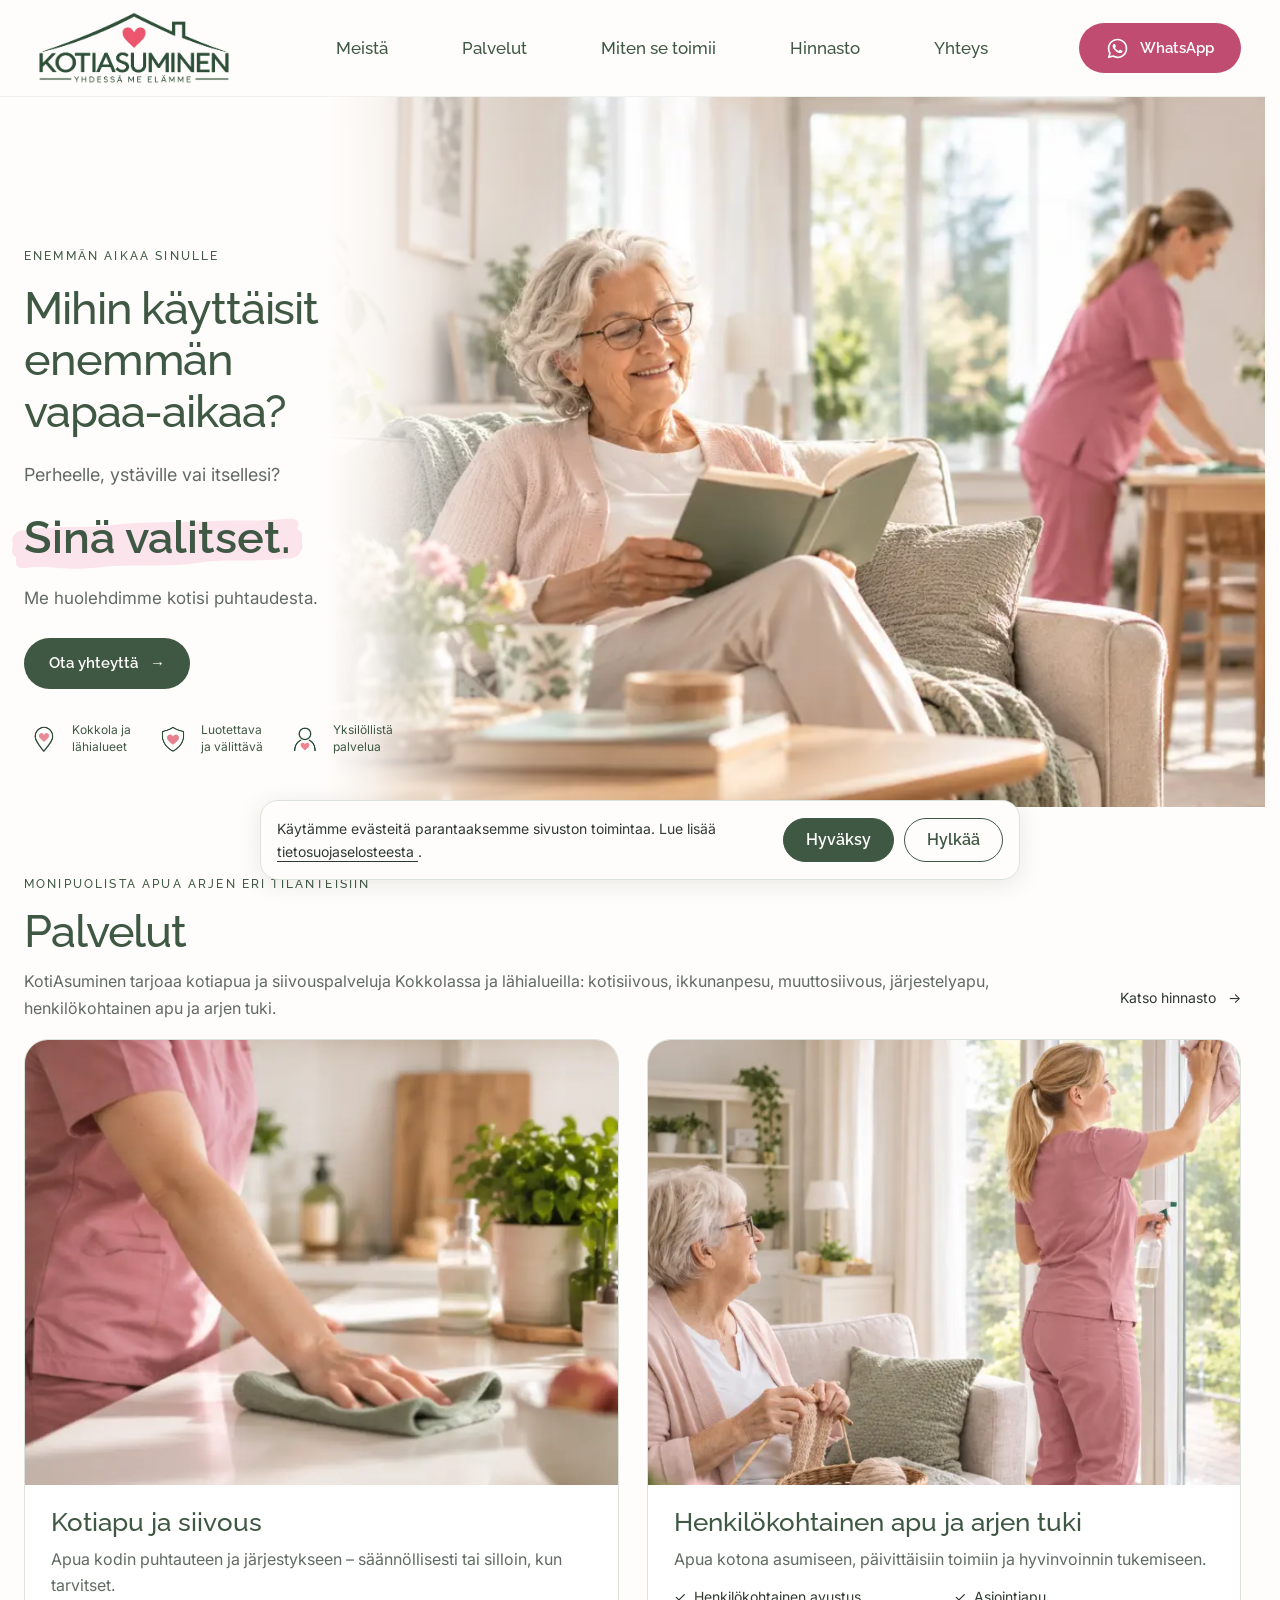
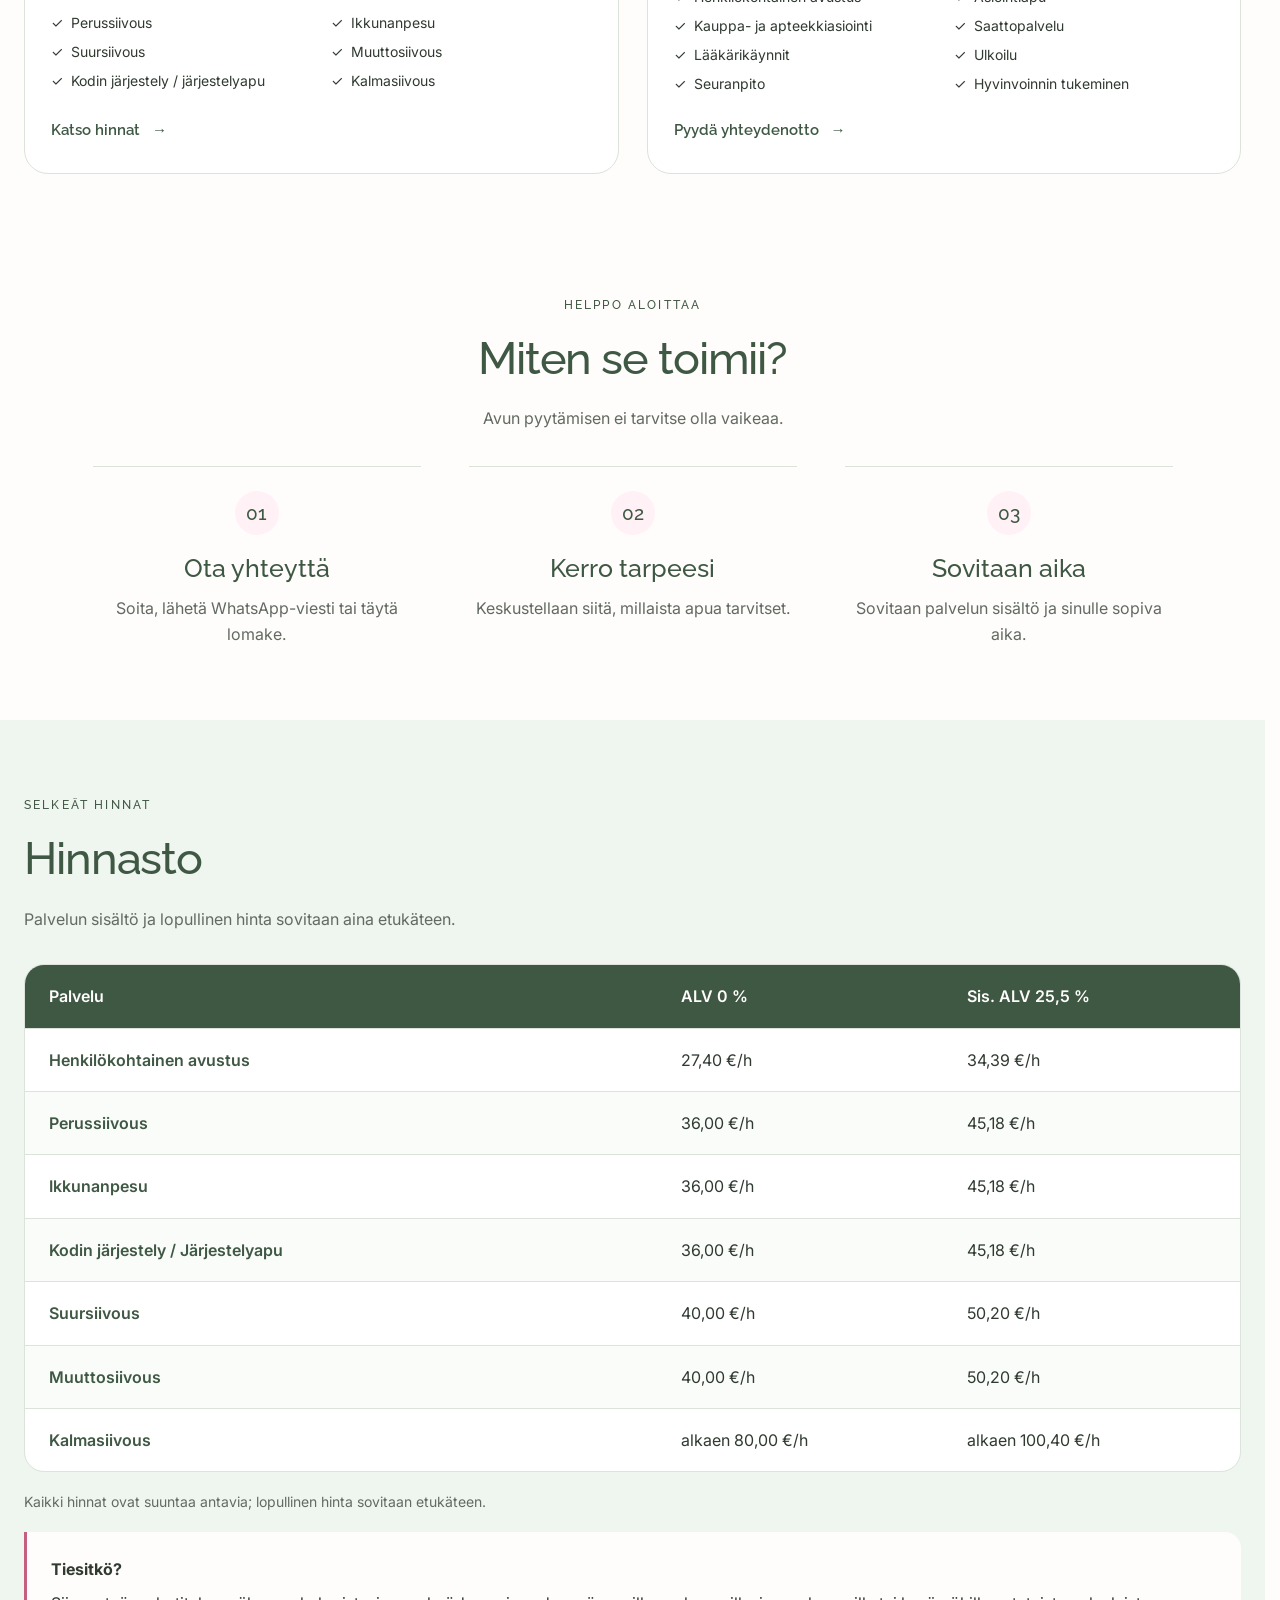
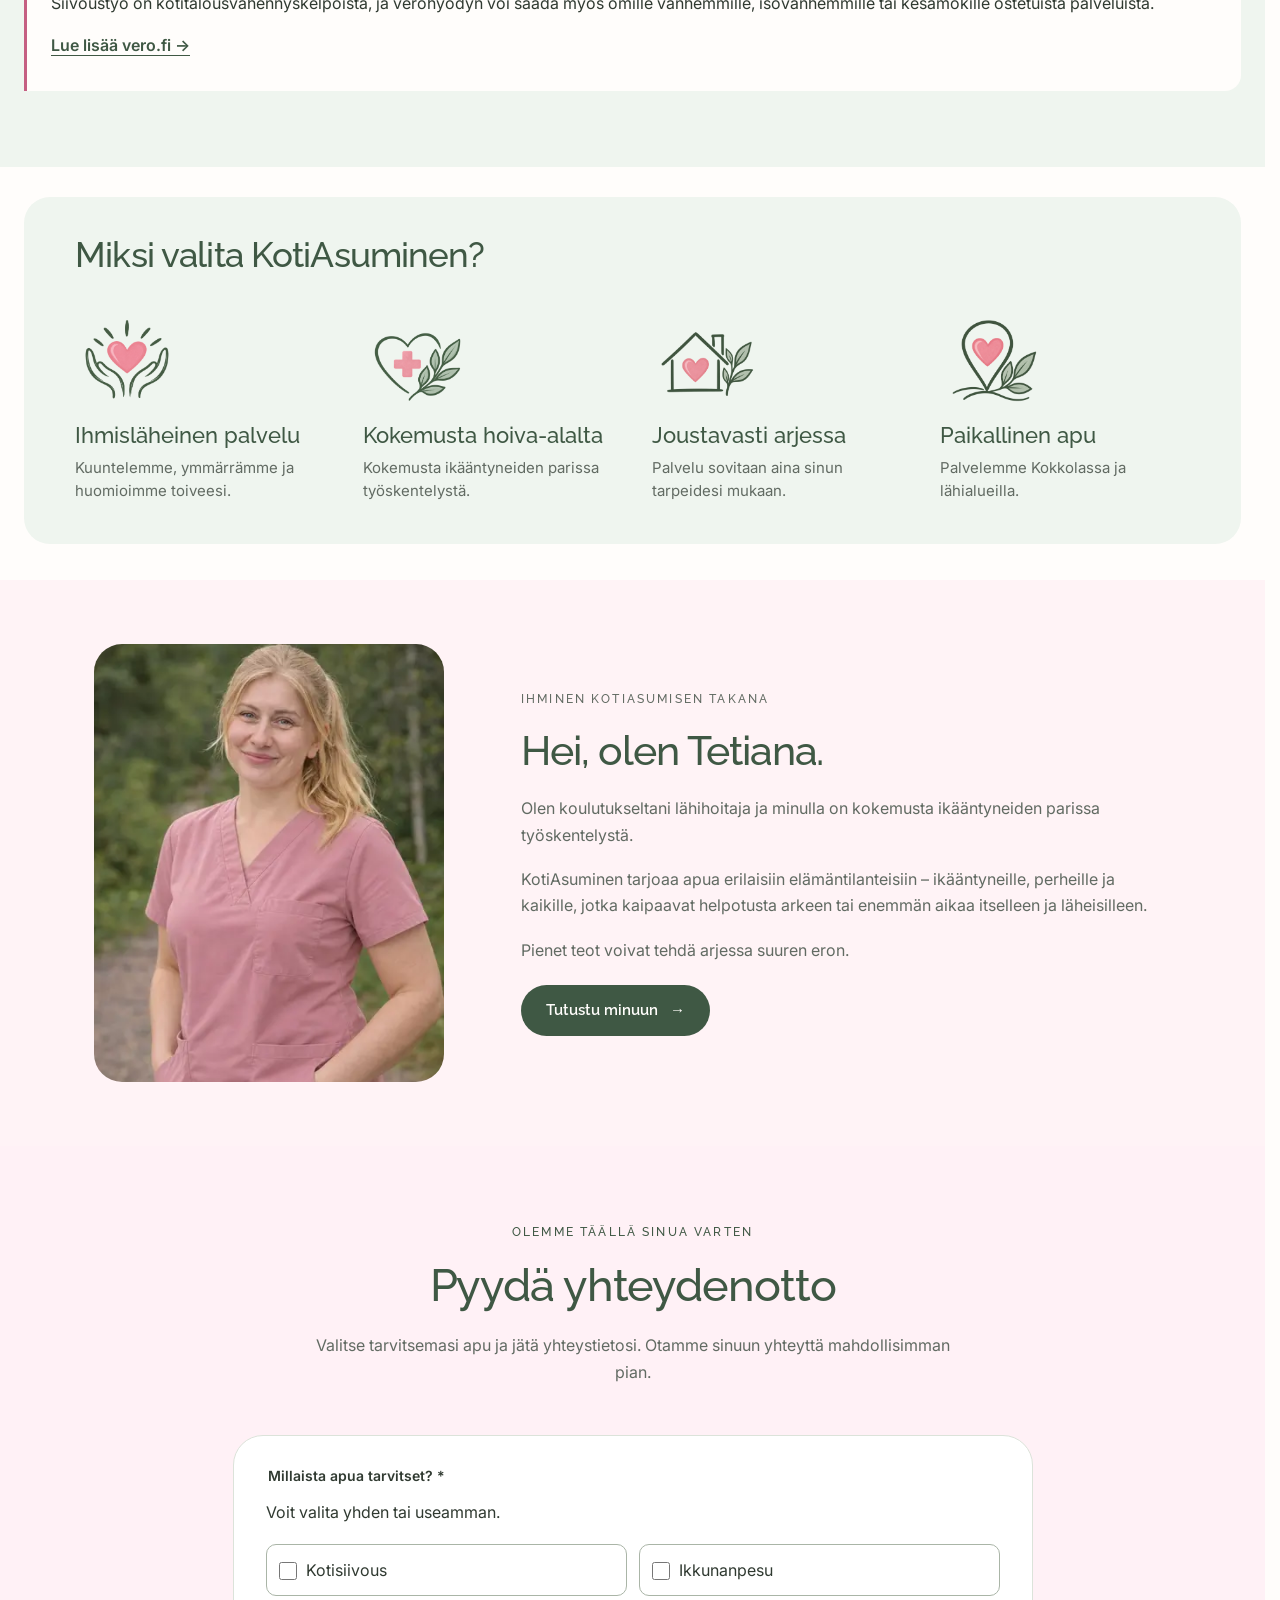
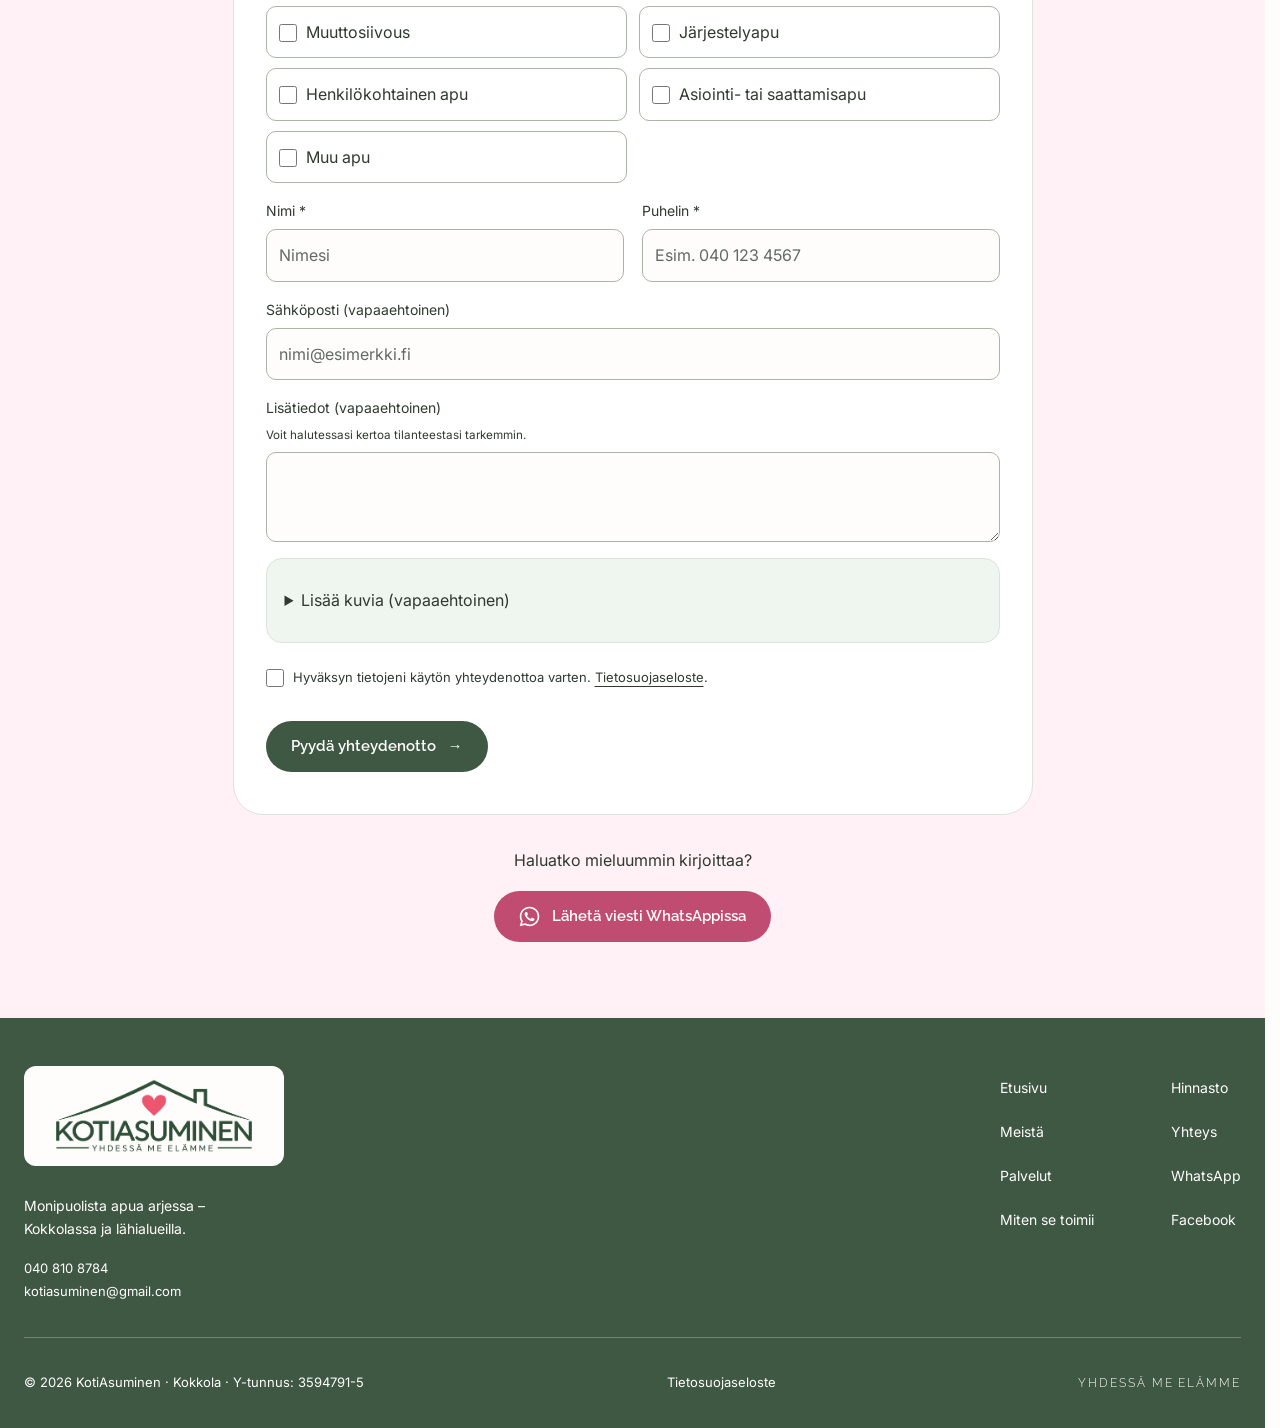
<file: index.html>
<!doctype html>
<html lang="fi">
  <head>
    <meta charset="UTF-8" />
    <meta name="viewport" content="width=device-width, initial-scale=1" />

    <title>Kotiapu ja siivous Kokkola | KotiAsuminen</title>

    <meta
      name="description"
      content="KotiAsuminen tarjoaa kotiapua ja siivouspalveluja Kokkolassa ja lähialueilla. Kotisiivous, ikkunanpesu, muuttosiivous, henkilökohtainen apu ja asiointiapu."
    />

    <link rel="canonical" href="https://kotiasuminen.fi/" />

    <meta property="og:type" content="website" />
    <meta
      property="og:title"
      content="Kotiapu ja siivous Kokkola | KotiAsuminen"
    />
    <meta
      property="og:description"
      content="Kotiapua ja siivouspalveluja Kokkolassa ja lähialueilla: kotisiivous, ikkunanpesu, muuttosiivous, henkilökohtainen apu ja asiointiapu."
    />
    <meta property="og:url" content="https://kotiasuminen.fi/" />
    <meta property="og:image" content="https://kotiasuminen.fi/img/hero2-1536.jpg" />
    <meta property="og:locale" content="fi_FI" />

    <link rel="icon" href="/favicon.ico" sizes="any" />
<link rel="icon" type="image/png" sizes="48x48" href="/favicon-48x48.png" />
<link rel="icon" type="image/png" sizes="96x96" href="/favicon-96x96.png" />
<link rel="apple-touch-icon" sizes="180x180" href="/apple-touch-icon.png" />
    <link rel="preconnect" href="https://fonts.googleapis.com" />
    <link rel="preconnect" href="https://fonts.gstatic.com" crossorigin />
    <link href="https://fonts.googleapis.com/css2?family=Inter:wght@400;500;600&amp;family=Raleway:wght@300;500;600&amp;display=swap" rel="stylesheet" />
    <link rel="stylesheet" href="./css/style.css" />

    <!-- Googlelle tietoa yrityksestä ja palveluista. -->
    <script type="application/ld+json">
{
  "@context": "https://schema.org",
  "@graph": [
    {
      "@type": "Organization",
      "@id": "https://kotiasuminen.fi/#organization",
      "name": "KotiAsuminen",
      "url": "https://kotiasuminen.fi/",
      "logo": "https://kotiasuminen.fi/img/logo1.png",
      "image": "https://kotiasuminen.fi/img/hero2-1536.jpg",
      "telephone": "+358408108784",
      "email": "kotiasuminen@gmail.com",
      "taxID": "3594791-5",
      "description": "Kotiapua, siivouspalveluja, henkilökohtaista apua ja arjen tukea Kokkolassa ja lähialueilla.",
      "areaServed": {
        "@type": "City",
        "name": "Kokkola"
      },
      "sameAs": [
        "https://www.facebook.com/profile.php?id=61585007353781"
      ]
    },
    {
      "@type": "Service",
      "name": "Kotiapu ja siivous Kokkolassa",
      "provider": {
        "@id": "https://kotiasuminen.fi/#organization"
      },
      "areaServed": {
        "@type": "City",
        "name": "Kokkola"
      },
      "serviceType": [
        "Kotiapu",
        "Kotisiivous",
        "Perussiivous",
        "Ikkunanpesu",
        "Suursiivous",
        "Muuttosiivous",
        "Kodin järjestelyapu"
      ]
    },
    {
      "@type": "Service",
      "name": "Henkilökohtainen apu ja arjen tuki Kokkolassa",
      "provider": {
        "@id": "https://kotiasuminen.fi/#organization"
      },
      "areaServed": {
        "@type": "City",
        "name": "Kokkola"
      },
      "serviceType": [
        "Henkilökohtainen apu",
        "Asiointiapu",
        "Saattopalvelu",
        "Ulkoilu",
        "Seuranpito",
        "Arjen tuki"
      ]
    }
  ]
}
    </script>
  </head>

  <body class="page-home">
    <a class="skip-link" href="#main">Siirry sisältöön</a>

    <!-- Sivun yläosa: logo, valikko ja WhatsApp. -->

    <header class="siteHeader" id="top">
      <div class="container siteHeader__inner">
        <a class="logo" href="#top" aria-label="KotiAsuminen – Etusivu">
          <img width="2172" height="724"
            src="./img/logo1.png"
            alt="KotiAsuminen – Yhdessä me elämme"
            decoding="async"
          />
        </a>

        <nav class="desktopNav" aria-label="Päävalikko">
          <a href="./meista.html">Meistä</a>
          <a href="#palvelut">Palvelut</a>
          <a href="#miten">Miten se toimii</a>
          <a href="#hinnasto">Hinnasto</a>
          <a href="#yhteys">Yhteys</a>
        </nav>

        <a
          class="headerCTA"
          href="https://wa.me/358408108784"
          target="_blank"
          rel="noopener noreferrer"
        >
          <svg viewBox="0 0 32 32" aria-hidden="true">
            <path
              d="M26.576 5.363c-2.69-2.69-6.406-4.354-10.511-4.354-8.209 0-14.865 6.655-14.865 14.865 0 2.732 0.737 5.291 2.022 7.491l-0.038-0.070-2.109 7.702 7.879-2.067c2.051 1.139 4.498 1.809 7.102 1.809h0.006c8.209-0.003 14.862-6.659 14.862-14.868 0-4.103-1.662-7.817-4.349-10.507l0 0zM16.062 28.228h-0.005c-0 0-0.001 0-0.001 0-2.319 0-4.489-0.64-6.342-1.753l0.056 0.031-0.451-0.267-4.675 1.227 1.247-4.559-0.294-0.467c-1.185-1.862-1.889-4.131-1.889-6.565 0-6.822 5.531-12.353 12.353-12.353s12.353 5.531 12.353 12.353c0 6.822-5.53 12.353-12.353 12.353h-0zM22.838 18.977c-0.371-0.186-2.197-1.083-2.537-1.208-0.341-0.124-0.589-0.185-0.837 0.187-0.246 0.371-0.958 1.207-1.175 1.455-0.216 0.249-0.434 0.279-0.805 0.094-1.15-0.466-2.138-1.087-2.997-1.852l0.010 0.009c-0.799-0.74-1.484-1.587-2.037-2.521l-0.028-0.052c-0.216-0.371-0.023-0.572 0.162-0.757 0.167-0.166 0.372-0.434 0.557-0.65 0.146-0.179 0.271-0.384 0.366-0.604l0.006-0.017c0.043-0.087 0.068-0.188 0.068-0.296 0-0.131-0.037-0.253-0.101-0.357l0.002 0.003c-0.094-0.186-0.836-2.014-1.145-2.758-0.302-0.724-0.609-0.625-0.836-0.637-0.216-0.010-0.464-0.012-0.712-0.012-0.395 0.010-0.746 0.188-0.988 0.463l-0.001 0.002c-0.802 0.761-1.3 1.834-1.3 3.023 0 0.026 0 0.053 0.001 0.079l-0-0.004c0.131 1.467 0.681 2.784 1.527 3.857l-0.012-0.015c1.604 2.379 3.742 4.282 6.251 5.564l0.094 0.043c0.548 0.248 1.25 0.513 1.968 0.74l0.149 0.041c0.442 0.14 0.951 0.221 1.479 0.221 0.303 0 0.601-0.027 0.889-0.078l-0.031 0.004c1.069-0.223 1.956-0.868 2.497-1.749l0.009-0.017c0.165-0.366 0.261-0.793 0.261-1.242 0-0.185-0.016-0.366-0.047-0.542l0.003 0.019c-0.092-0.155-0.34-0.247-0.712-0.434z"
            />
          </svg>

          <span>WhatsApp</span>
        </a>

        <button
          class="burger"
          id="burger"
          type="button"
          aria-label="Avaa valikko"
          aria-expanded="false"
          aria-controls="mobileMenu"
        >
          <span></span>
          <span></span>
          <span></span>
        </button>
      </div>
    </header>

    <!-- Puhelimen valikko. -->

    <div
      class="mobileMenu"
      id="mobileMenu"
      role="dialog"
      aria-modal="true"
      aria-label="Valikko"
      aria-hidden="true"
      inert
    >
      <div class="mobileMenu__head">
        <a
          class="mobileMenu__logo"
          href="#top"
          aria-label="KotiAsuminen – Etusivu"
        >
          <img width="2172" height="724"
            src="./img/logo1.png"
            alt="KotiAsuminen – Yhdessä me elämme"
            decoding="async"
          />
        </a>

        <button
          class="mobileMenu__close"
          id="menuClose"
          type="button"
          aria-label="Sulje valikko"
        >
          ×
        </button>
      </div>

      <nav class="mobileMenu__nav" aria-label="Mobiilivalikko">
        <a href="./meista.html">
          <span>Meistä</span>
          <span class="mobileMenu__arrow" aria-hidden="true">›</span>
        </a>

        <a href="#palvelut">
          <span>Palvelut</span>
          <span class="mobileMenu__arrow" aria-hidden="true">›</span>
        </a>

        <a href="#miten">
          <span>Miten se toimii</span>
          <span class="mobileMenu__arrow" aria-hidden="true">›</span>
        </a>

        <a href="#hinnasto">
          <span>Hinnasto</span>
          <span class="mobileMenu__arrow" aria-hidden="true">›</span>
        </a>

        <a href="#yhteys">
          <span>Yhteys</span>
          <span class="mobileMenu__arrow" aria-hidden="true">›</span>
        </a>
      </nav>

      <a
        class="mobileMenu__cta"
        href="https://wa.me/358408108784"
        target="_blank"
        rel="noopener noreferrer"
      >
        <svg viewBox="0 0 32 32" aria-hidden="true">
          <path
            d="M26.576 5.363c-2.69-2.69-6.406-4.354-10.511-4.354-8.209 0-14.865 6.655-14.865 14.865 0 2.732 0.737 5.291 2.022 7.491l-0.038-0.070-2.109 7.702 7.879-2.067c2.051 1.139 4.498 1.809 7.102 1.809h0.006c8.209-0.003 14.862-6.659 14.862-14.868 0-4.103-1.662-7.817-4.349-10.507l0 0zM16.062 28.228h-0.005c-0 0-0.001 0-0.001 0-2.319 0-4.489-0.64-6.342-1.753l0.056 0.031-0.451-0.267-4.675 1.227 1.247-4.559-0.294-0.467c-1.185-1.862-1.889-4.131-1.889-6.565 0-6.822 5.531-12.353 12.353-12.353s12.353 5.531 12.353 12.353c0 6.822-5.53 12.353-12.353 12.353h-0zM22.838 18.977c-0.371-0.186-2.197-1.083-2.537-1.208-0.341-0.124-0.589-0.185-0.837 0.187-0.246 0.371-0.958 1.207-1.175 1.455-0.216 0.249-0.434 0.279-0.805 0.094-1.15-0.466-2.138-1.087-2.997-1.852l0.010 0.009c-0.799-0.74-1.484-1.587-2.037-2.521l-0.028-0.052c-0.216-0.371-0.023-0.572 0.162-0.757 0.167-0.166 0.372-0.434 0.557-0.65 0.146-0.179 0.271-0.384 0.366-0.604l0.006-0.017c0.043-0.087 0.068-0.188 0.068-0.296 0-0.131-0.037-0.253-0.101-0.357l0.002 0.003c-0.094-0.186-0.836-2.014-1.145-2.758-0.302-0.724-0.609-0.625-0.836-0.637-0.216-0.010-0.464-0.012-0.712-0.012-0.395 0.010-0.746 0.188-0.988 0.463l-0.001 0.002c-0.802 0.761-1.3 1.834-1.3 3.023 0 0.026 0 0.053 0.001 0.079l-0-0.004c0.131 1.467 0.681 2.784 1.527 3.857l-0.012-0.015c1.604 2.379 3.742 4.282 6.251 5.564l0.094 0.043c0.548 0.248 1.25 0.513 1.968 0.74l0.149 0.041c0.442 0.14 0.951 0.221 1.479 0.221 0.303 0 0.601-0.027 0.889-0.078l-0.031 0.004c1.069-0.223 1.956-0.868 2.497-1.749l0.009-0.017c0.165-0.366 0.261-0.793 0.261-1.242 0-0.185-0.016-0.366-0.047-0.542l0.003 0.019c-0.092-0.155-0.34-0.247-0.712-0.434z"
          />
        </svg>

        <span>WhatsApp</span>
      </a>

      <div class="mobileMenu__decoration" aria-hidden="true">
        <img src="./img/icons/menu-decoration.png" alt="" decoding="async" />
      </div>
    </div>

    <div class="menuOverlay" id="menuOverlay"></div>

    <!-- Sivun pääsisältö alkaa tästä. -->

    <main id="main">
      <!-- Hero: pääteksti, painike ja kuva. -->

      <section class="hero">
        <div class="hero__left">
          <div class="hero__content">
            <p class="eyebrow">ENEMMÄN AIKAA SINULLE</p>

            <h1>Mihin käyttäisit enemmän vapaa-aikaa?</h1>

            <p class="hero__text">Perheelle, ystäville vai itsellesi?</p>

            <p class="hero__choice">Sinä valitset.</p>
            <p class="hero__closing">Me huolehdimme kotisi puhtaudesta.</p>

            <div class="hero__buttons">
              <a class="button button--green" href="#yhteys">
                Ota yhteyttä
                <span aria-hidden="true">→</span>
              </a>
            </div>

            <div class="heroFeatures">
              <div class="heroFeature">
                <img
                  class="heroFeature__icon"
                  src="./img/icons/location.png"
                  alt=""
                  decoding="async"
                />
                <span>
                  Kokkola ja<br />
                  lähialueet
                </span>
              </div>

              <div class="heroFeature">
                <img
                  class="heroFeature__icon"
                  src="./img/icons/trust.png"
                  alt=""
                  decoding="async"
                />
                <span>
                  Luotettava<br />
                  ja välittävä
                </span>
              </div>

              <div class="heroFeature">
                <img
                  class="heroFeature__icon"
                  src="./img/icons/personal.png"
                  alt=""
                  decoding="async"
                />
                <span>
                  Yksilöllistä<br />
                  palvelua
                </span>
              </div>
            </div>
          </div>
        </div>

        <div class="hero__image">
          <picture>
            <source
              type="image/webp"
              srcset="
                ./img/hero2-640.webp   640w,
                ./img/hero2-960.webp   960w,
                ./img/hero2-1280.webp 1280w,
                ./img/hero2-1536.webp 1536w
              "
              sizes="(max-width: 800px) 100vw, 62vw"
            />
            <img
              src="./img/hero2-1280.jpg"
              srcset="
                ./img/hero2-640.jpg   640w,
                ./img/hero2-960.jpg   960w,
                ./img/hero2-1280.jpg 1280w,
                ./img/hero2-1536.jpg 1536w
              "
              sizes="(max-width: 800px) 100vw, 62vw"
              alt="KotiAsuminen – apua ja huolenpitoa arkeen"
              width="1536"
              height="1024"
              decoding="async"
              fetchpriority="high"
            />
          </picture>
        </div>
      </section>

      <!-- Palvelut. -->

      <section class="services" id="palvelut">
        <div class="container">
          <div class="servicesHeading">
            <div>
              <p class="eyebrow">MONIPUOLISTA APUA ARJEN ERI TILANTEISIIN</p>

              <h2>Palvelut</h2>

              <p>
                KotiAsuminen tarjoaa kotiapua ja siivouspalveluja Kokkolassa ja
                lähialueilla: kotisiivous, ikkunanpesu, muuttosiivous,
                järjestelyapu, henkilökohtainen apu ja arjen tuki.
              </p>
            </div>

            <a class="allServices" href="#hinnasto">
              Katso hinnasto
              <span aria-hidden="true">→</span>
            </a>
          </div>

          <div class="servicesGrid">
            <!-- Kotiapu ja siivous. -->

            <article class="serviceCard">
              <div class="serviceImage serviceImage--cleaning">
                <picture>
                  <source
                    type="image/webp"
                    srcset="
                      ./img/kotiapu-480.webp 480w,
                      ./img/kotiapu-720.webp 720w,
                      ./img/kotiapu-942.webp 942w
                    "
                    sizes="(max-width: 800px) 100vw, 48vw"
                  />
                  <img
                    src="./img/kotiapu-720.jpg"
                    srcset="
                      ./img/kotiapu-480.jpg 480w,
                      ./img/kotiapu-720.jpg 720w,
                      ./img/kotiapu-942.jpg 942w
                    "
                    sizes="(max-width: 800px) 100vw, 48vw"
                    alt="Kotiapu ja siivous"
                    width="942"
                    height="932"
                    decoding="async"
                    loading="lazy"
                  />
                </picture>
              </div>

              <div class="serviceBody">
                <h3>Kotiapu ja siivous</h3>

                <p>
                  Apua kodin puhtauteen ja järjestykseen – säännöllisesti tai
                  silloin, kun tarvitset.
                </p>

                <ul class="serviceList">
                  <li>
                    <span class="serviceCheck" aria-hidden="true">✓</span>
                    <span>Perussiivous</span>
                  </li>

                  <li>
                    <span class="serviceCheck" aria-hidden="true">✓</span>
                    <span>Ikkunanpesu</span>
                  </li>

                  <li>
                    <span class="serviceCheck" aria-hidden="true">✓</span>
                    <span>Suursiivous</span>
                  </li>

                  <li>
                    <span class="serviceCheck" aria-hidden="true">✓</span>
                    <span>Muuttosiivous</span>
                  </li>

                  <li>
                    <span class="serviceCheck" aria-hidden="true">✓</span>
                    <span>Kodin järjestely / järjestelyapu</span>
                  </li>

                  <li>
                    <span class="serviceCheck" aria-hidden="true">✓</span>
                    <span>Kalmasiivous</span>
                  </li>
                </ul>

                <a class="serviceCard__link" href="#hinnasto">
                  Katso hinnat
                  <span aria-hidden="true">→</span>
                </a>
              </div>
            </article>

            <!-- Henkilökohtainen apu ja arjen tuki. -->

            <article class="serviceCard">
              <div class="serviceImage serviceImage--support">
                <picture>
                  <source
                    type="image/webp"
                    srcset="
                      ./img/hoitotyo-480.webp   480w,
                      ./img/hoitotyo-800.webp   800w,
                      ./img/hoitotyo-1200.webp 1200w,
                      ./img/hoitotyo-1672.webp 1672w
                    "
                    sizes="(max-width: 800px) 100vw, 48vw"
                  />
                  <img
                    src="./img/hoitotyo-1200.jpg"
                    srcset="
                      ./img/hoitotyo-480.jpg   480w,
                      ./img/hoitotyo-800.jpg   800w,
                      ./img/hoitotyo-1200.jpg 1200w,
                      ./img/hoitotyo-1672.jpg 1672w
                    "
                    sizes="(max-width: 800px) 100vw, 48vw"
                    alt="Henkilökohtainen apu ja arjen tuki"
                    width="2534"
                    height="2242"
                    decoding="async"
                    loading="lazy"
                  />
                </picture>
              </div>

              <div class="serviceBody">
                <h3>Henkilökohtainen apu ja arjen tuki</h3>

                <p>
                  Apua kotona asumiseen, päivittäisiin toimiin ja hyvinvoinnin
                  tukemiseen.
                </p>

                <ul class="serviceList">
                  <li>
                    <span class="serviceCheck" aria-hidden="true">✓</span>
                    <span>Henkilökohtainen avustus</span>
                  </li>

                  <li>
                    <span class="serviceCheck" aria-hidden="true">✓</span>
                    <span>Asiointiapu</span>
                  </li>

                  <li>
                    <span class="serviceCheck" aria-hidden="true">✓</span>
                    <span>Kauppa- ja apteekkiasiointi</span>
                  </li>

                  <li>
                    <span class="serviceCheck" aria-hidden="true">✓</span>
                    <span>Saattopalvelu</span>
                  </li>

                  <li>
                    <span class="serviceCheck" aria-hidden="true">✓</span>
                    <span>Lääkärikäynnit</span>
                  </li>

                  <li>
                    <span class="serviceCheck" aria-hidden="true">✓</span>
                    <span>Ulkoilu</span>
                  </li>

                  <li>
                    <span class="serviceCheck" aria-hidden="true">✓</span>
                    <span>Seuranpito</span>
                  </li>

                  <li>
                    <span class="serviceCheck" aria-hidden="true">✓</span>
                    <span>Hyvinvoinnin tukeminen</span>
                  </li>
                </ul>

                <a class="serviceCard__link" href="#yhteys">
                  Pyydä yhteydenotto
                  <span aria-hidden="true">→</span>
                </a>
              </div>
            </article>
          </div>
        </div>
      </section>

      <!-- Näin palvelu toimii. -->

      <section class="steps" id="miten">
        <div class="container">
          <div class="sectionHeading sectionHeading--center">
            <p class="eyebrow">HELPPO ALOITTAA</p>

            <h2>Miten se toimii?</h2>

            <p>Avun pyytämisen ei tarvitse olla vaikeaa.</p>
          </div>

          <div class="stepsGrid">
            <article class="stepCard">
              <span class="stepCard__number">01</span>
              <h3>Ota yhteyttä</h3>
              <p>Soita, lähetä WhatsApp-viesti tai täytä lomake.</p>
            </article>

            <article class="stepCard">
              <span class="stepCard__number">02</span>
              <h3>Kerro tarpeesi</h3>
              <p>Keskustellaan siitä, millaista apua tarvitset.</p>
            </article>

            <article class="stepCard">
              <span class="stepCard__number">03</span>
              <h3>Sovitaan aika</h3>
              <p>Sovitaan palvelun sisältö ja sinulle sopiva aika.</p>
            </article>
          </div>
        </div>
      </section>

      <!-- Hinnat. -->

      <section class="pricing" id="hinnasto">
        <div class="container">
          <div class="sectionHeading">
            <p class="eyebrow">SELKEÄT HINNAT</p>

            <h2>Hinnasto</h2>

            <p>Palvelun sisältö ja lopullinen hinta sovitaan aina etukäteen.</p>
          </div>

          <div
            class="priceTable"
            tabindex="0"
            role="region"
            aria-label="Hinnasto"
          >
            <table>
              <caption class="sr-only">
                Palvelujen tuntihinnat
              </caption>

              <thead>
                <tr>
                  <th scope="col">Palvelu</th>
                  <th scope="col">ALV 0 %</th>
                  <th scope="col">Sis. ALV 25,5 %</th>
                </tr>
              </thead>

              <tbody>
                <tr>
                  <th scope="row">Henkilökohtainen avustus</th>
                  <td>27,40 €/h</td>
                  <td>34,39 €/h</td>
                </tr>

                <tr>
                  <th scope="row">Perussiivous</th>
                  <td>36,00 €/h</td>
                  <td>45,18 €/h</td>
                </tr>

                <tr>
                  <th scope="row">Ikkunanpesu</th>
                  <td>36,00 €/h</td>
                  <td>45,18 €/h</td>
                </tr>

                <tr>
                  <th scope="row">Kodin järjestely / Järjestelyapu</th>
                  <td>36,00 €/h</td>
                  <td>45,18 €/h</td>
                </tr>

                <tr>
                  <th scope="row">Suursiivous</th>
                  <td>40,00 €/h</td>
                  <td>50,20 €/h</td>
                </tr>

                <tr>
                  <th scope="row">Muuttosiivous</th>
                  <td>40,00 €/h</td>
                  <td>50,20 €/h</td>
                </tr>

                <tr>
                  <th scope="row">Kalmasiivous</th>
                  <td>alkaen 80,00 €/h</td>
                  <td>alkaen 100,40 €/h</td>
                </tr>
              </tbody>
            </table>
          </div>

          <p class="pricing__note">
            Kaikki hinnat ovat suuntaa antavia; lopullinen hinta sovitaan
            etukäteen.
          </p>

          <div class="pricing__tax">
            <strong>Tiesitkö?</strong>

            <p>
              Siivoustyö on kotitalousvähennyskelpoista, ja verohyödyn voi saada
              myös omille vanhemmille, isovanhemmille tai kesämökille ostetuista
              palveluista.
            </p>

            <a
              href="https://www.vero.fi/henkiloasiakkaat/vahennykset/kotitalousvahennys/"
              target="_blank"
              rel="noopener noreferrer"
              class="text-link"
            >
              Lue lisää vero.fi
              <span aria-hidden="true">→</span>
            </a>
          </div>
        </div>
      </section>

      <!-- Miksi valita KotiAsuminen. -->

      <section class="benefits">
        <div class="container">
          <div class="benefitsBox">
            <div class="benefitsTop">
              <h2>Miksi valita KotiAsuminen?</h2>
            </div>

            <div class="benefitsGrid">
              <article class="benefit">
                <img
                  class="benefit__icon"
                  src="./img/icons/ihmislaheinen.png"
                  alt=""
                  loading="lazy"
                  decoding="async"
                />

                <h3>Ihmisläheinen palvelu</h3>

                <p>Kuuntelemme, ymmärrämme ja huomioimme toiveesi.</p>
              </article>

              <article class="benefit">
                <img
                  class="benefit__icon"
                  src="./img/icons/hoiva.png"
                  alt=""
                  loading="lazy"
                  decoding="async"
                />

                <h3>Kokemusta hoiva-alalta</h3>

                <p>Kokemusta ikääntyneiden parissa työskentelystä.</p>
              </article>

              <article class="benefit">
                <img
                  class="benefit__icon"
                  src="./img/icons/joustava.png"
                  alt=""
                  loading="lazy"
                  decoding="async"
                />

                <h3>Joustavasti arjessa</h3>

                <p>Palvelu sovitaan aina sinun tarpeidesi mukaan.</p>
              </article>

              <article class="benefit">
                <img
                  class="benefit__icon"
                  src="./img/icons/paikallinen.png"
                  alt=""
                  loading="lazy"
                  decoding="async"
                />

                <h3>Paikallinen apu</h3>

                <p>Palvelemme Kokkolassa ja lähialueilla.</p>
              </article>
            </div>
          </div>
        </div>
      </section>

      <!-- Lyhyt esittely Tetianasta. -->

      <section class="about about--preview about--pink" id="meista">
        <div class="container aboutGrid">
          <div class="aboutImage">
            <picture>
              <source
                type="image/webp"
                srcset="
                  ./img/foto-400.webp 400w,
                  ./img/foto-600.webp 600w,
                  ./img/foto-800.webp 800w
                "
                sizes="(max-width: 800px) 320px, 350px"
              />
              <img
                src="./img/foto-600.jpg"
                srcset="
                  ./img/foto-400.jpg 400w,
                  ./img/foto-600.jpg 600w,
                  ./img/foto-800.jpg 800w
                "
                sizes="(max-width: 800px) 320px, 350px"
                alt="Tetiana Shevchenko"
                width="1024"
                height="1536"
                decoding="async"
                loading="lazy"
              />
            </picture>
          </div>

          <div class="aboutText">
            <p class="eyebrow">IHMINEN KOTIASUMISEN TAKANA</p>

            <h2>Hei, olen Tetiana.</h2>

            <p>
              Olen koulutukseltani lähihoitaja ja minulla on kokemusta
              ikääntyneiden parissa työskentelystä.
            </p>

            <p>
              KotiAsuminen tarjoaa apua erilaisiin elämäntilanteisiin –
              ikääntyneille, perheille ja kaikille, jotka kaipaavat helpotusta
              arkeen tai enemmän aikaa itselleen ja läheisilleen.
            </p>

            <p>Pienet teot voivat tehdä arjessa suuren eron.</p>

            <a class="button button--green" href="./meista.html">
              Tutustu minuun
              <span aria-hidden="true">→</span>
            </a>
          </div>
        </div>
      </section>

      <!-- Yhteydenotto ja lomake. -->

      <section class="contact" id="yhteys">
        <div class="container contactGrid">
          <div class="contactInfo">
            <p class="eyebrow">OLEMME TÄÄLLÄ SINUA VARTEN</p>

            <h2>Pyydä yhteydenotto</h2>

            <p>
              Valitse tarvitsemasi apu ja jätä yhteystietosi. Otamme sinuun yhteyttä
              mahdollisimman pian.
            </p>

          </div>

          <noscript>
            <p>Voit pyytää yhteydenottoa
              <a href="https://wa.me/358408108784" target="_blank" rel="noopener noreferrer">WhatsAppissa</a>
              tai <a href="mailto:kotiasuminen@gmail.com">sähköpostitse</a>.
            </p>
          </noscript>
          <form class="contactForm" id="contactForm" method="post" inert>
            <div class="formGrid">
              <fieldset class="fieldset formFull" id="servicesGroup" aria-describedby="servicesHelp">
                <legend class="fieldset__legend">Millaista apua tarvitset? *</legend>
                <p id="servicesHelp">Voit valita yhden tai useamman.</p>
                <p id="servicesError" class="fieldError" hidden>Valitse vähintään yksi palvelu.</p>
                <div class="checks">
                  <label class="check"><input type="checkbox" name="services" value="Kotisiivous" /><span>Kotisiivous</span></label>
                  <label class="check"><input type="checkbox" name="services" value="Ikkunanpesu" /><span>Ikkunanpesu</span></label>
                  <label class="check"><input type="checkbox" name="services" value="Muuttosiivous" /><span>Muuttosiivous</span></label>
                  <label class="check"><input type="checkbox" name="services" value="Järjestelyapu" /><span>Järjestelyapu</span></label>
                  <label class="check"><input type="checkbox" name="services" value="Henkilökohtainen apu" /><span>Henkilökohtainen apu</span></label>
                  <label class="check"><input type="checkbox" name="services" value="Asiointi- tai saattamisapu" /><span>Asiointi- tai saattamisapu</span></label>
                  <label class="check"><input type="checkbox" name="services" value="Muu apu" /><span>Muu apu</span></label>
                </div>
              </fieldset>
              <label>
                <span>Nimi *</span>

                <input
                  type="text"
                  name="name"
                  id="name"
                  placeholder="Nimesi"
                  autocomplete="name"
                  required
                />
              </label>

              <label>
                <span>Puhelin *</span>

                <input
                  type="tel"
                  inputmode="tel"
                  name="phone"
                  id="phone"
                  placeholder="Esim. 040 123 4567"
                  autocomplete="tel"
                  required
                />
              </label>

              <label class="formFull">
                <span>Sähköposti (vapaaehtoinen)</span>

                <input
                  type="email"
                  inputmode="email"
                  name="email"
                  id="email"
                  placeholder="nimi@esimerkki.fi"
                  autocomplete="email"
                />
              </label>

              <label class="formFull">
                <span>Lisätiedot (vapaaehtoinen)</span>
                <small id="messageHelp">Voit halutessasi kertoa tilanteestasi tarkemmin.</small>

                <textarea
                  name="message"
                  id="message"
                  rows="3"
                  aria-describedby="messageHelp"
                ></textarea>
              </label>

              <!-- Asiakas voi lisätä kuvia. -->

              <details
                class="photoUpload formFull"
                aria-labelledby="photoLabel"
              >
                <summary id="photoLabel">Lisää kuvia (vapaaehtoinen)</summary>

                <p id="photoHelp">
                  Voit liittää kuvia siivottavasta tai järjesteltävästä kohteesta.
                </p>

                <p id="photoLimit">
                  Voit lisätä enintään 5 kuvaa. JPG, PNG tai WebP, enintään 8 Mt
                  / kuva.
                </p>

                <input
                  id="photoInput"
                  type="file"
                  accept="image/jpeg,image/png,image/webp"
                  multiple
                  hidden
                  aria-label="Lisää kuvia"
                  aria-describedby="photoHelp photoLimit"
                />

                <div class="photoUpload__actions">
                  <button
                    class="photoUpload__add"
                    id="photoAdd"
                    type="button"
                    aria-describedby="photoLimit"
                  >
                    + Lisää kuvia
                  </button>

                  <span
                    class="photoUpload__counter"
                    id="photoCounter"
                    role="status"
                  >
                    0 / 5 kuvaa
                  </span>
                </div>

                <ul
                  class="photoUpload__previews"
                  id="photoPreviews"
                  aria-label="Valitut kuvat"
                ></ul>

                <p
                  class="photoUpload__status"
                  id="photoStatus"
                  role="status"
                  aria-live="polite"
                ></p>
              </details>

              <!-- Asiakas hyväksyy tietojen käytön. -->

              <label class="privacyCheck formFull">
                <input type="checkbox" name="gdpr" required />

                <span>
                  Hyväksyn tietojeni käytön yhteydenottoa varten.
                  <a href="./privacy.html">Tietosuojaseloste</a>.
                </span>
              </label>
            </div>

            <button class="button button--green" type="submit" id="submitBtn">
              Pyydä yhteydenotto
              <span aria-hidden="true">→</span>
            </button>

            <p
              id="formStatus"
              class="formStatus"
              role="status"
              aria-live="polite"
            ></p>
          </form>
          <div class="contactAlternative">
            <p>Haluatko mieluummin kirjoittaa?</p>
            <a class="button button--whatsapp" href="https://wa.me/358408108784" target="_blank" rel="noopener noreferrer">
              <img src="./img/icons/whatsapp.svg" width="21" height="21" alt="" aria-hidden="true" />
              <span>Lähetä viesti WhatsAppissa</span>
            </a>
          </div>
        </div>
      </section>
    </main>

    <!-- Sivun alaosa. -->

   <footer class="footer">
  <div class="container footerMain">

    <!-- Logo ja lyhyt teksti. -->
    <div class="footerBrand">
      <a href="#top" class="footerLogo" aria-label="KotiAsuminen – Etusivu">
        <img width="2172" height="724"
          src="img/logo1.png"
          alt="KotiAsuminen – Yhdessä me elämme"
        >
      </a>

      <p>
        Monipuolista apua arjessa –<br>
        Kokkolassa ja lähialueilla.
      </p>

      <div class="footerContact">
        <a href="tel:+358408108784">040 810 8784</a>
        <a href="mailto:kotiasuminen@gmail.com">kotiasuminen@gmail.com</a>
      </div>
    </div>

    <!-- Sivun linkit. -->
    <nav class="footerNav" aria-label="Alatunnisteen navigaatio">
      <a href="#top">Etusivu</a>
      <a href="meista.html">Meistä</a>
      <a href="#palvelut">Palvelut</a>
      <a href="#miten">Miten se toimii</a>
    </nav>

    <!-- Lisää linkkejä. -->
    <div class="footerNav">
      <a href="#hinnasto">Hinnasto</a>
      <a href="#yhteys">Yhteys</a>

      <a
        href="https://wa.me/358408108784"
        target="_blank"
        rel="noopener noreferrer"
      >
        WhatsApp
      </a>

      <a
        href="https://www.facebook.com/profile.php?id=61585007353781"
        target="_blank"
        rel="noopener noreferrer"
      >
        Facebook
      </a>
    </div>

  </div>

  <div class="container footerDivider"></div>

  <div class="container footerBottomNew">

    <p class="footerCopyright">
      © 2026 KotiAsuminen · Kokkola · Y-tunnus: 3594791-5
    </p>

    <a href="privacy.html" class="footerPrivacy">
      Tietosuojaseloste
    </a>

    <p class="footerSlogan">
      YHDESSÄ ME ELÄMME
    </p>

  </div>
</footer>

    <!-- Kiitos-ikkuna näkyy lomakkeen lähetyksen jälkeen. -->

    <div class="modal" id="successModal" aria-hidden="true" inert>
      <div class="modal__backdrop" data-close></div>

      <div
        class="modal__dialog"
        role="dialog"
        aria-modal="true"
        aria-labelledby="successTitle"
      >
        <button
          class="modal__close"
          type="button"
          data-close
          aria-label="Sulje"
        >
          ×
        </button>

        <h2 class="modal__title" id="successTitle">Kiitos yhteydenotostasi!</h2>

        <p class="modal__text">
          Yhteydenottopyyntösi on lähetetty.
          Otamme sinuun yhteyttä mahdollisimman pian.
        </p>

        <div class="modal__actions">
          <button class="button button--green" type="button" data-close>
            Sulje
          </button>
        </div>
      </div>
    </div>

    <!-- Evästeiden ilmoitus. -->

    <div
      class="cookieBanner"
      id="cookieBanner"
      role="region"
      aria-label="Evästeet"
    >
      <div class="cookieBanner__inner">
        <p class="cookieBanner__text">
          Käytämme evästeitä parantaaksemme sivuston toimintaa. Lue lisää
          <a href="./privacy.html"> tietosuojaselosteesta </a>.
        </p>

        <div class="cookieBanner__actions">
          <button class="cookieBanner__accept" id="cookieAccept" type="button">
            Hyväksy
          </button>

          <button
            class="cookieBanner__decline"
            id="cookieDecline"
            type="button"
          >
            Hylkää
          </button>
        </div>
      </div>
    </div>

    <script src="./js/app.js"></script>
  </body>
</html>
</file>
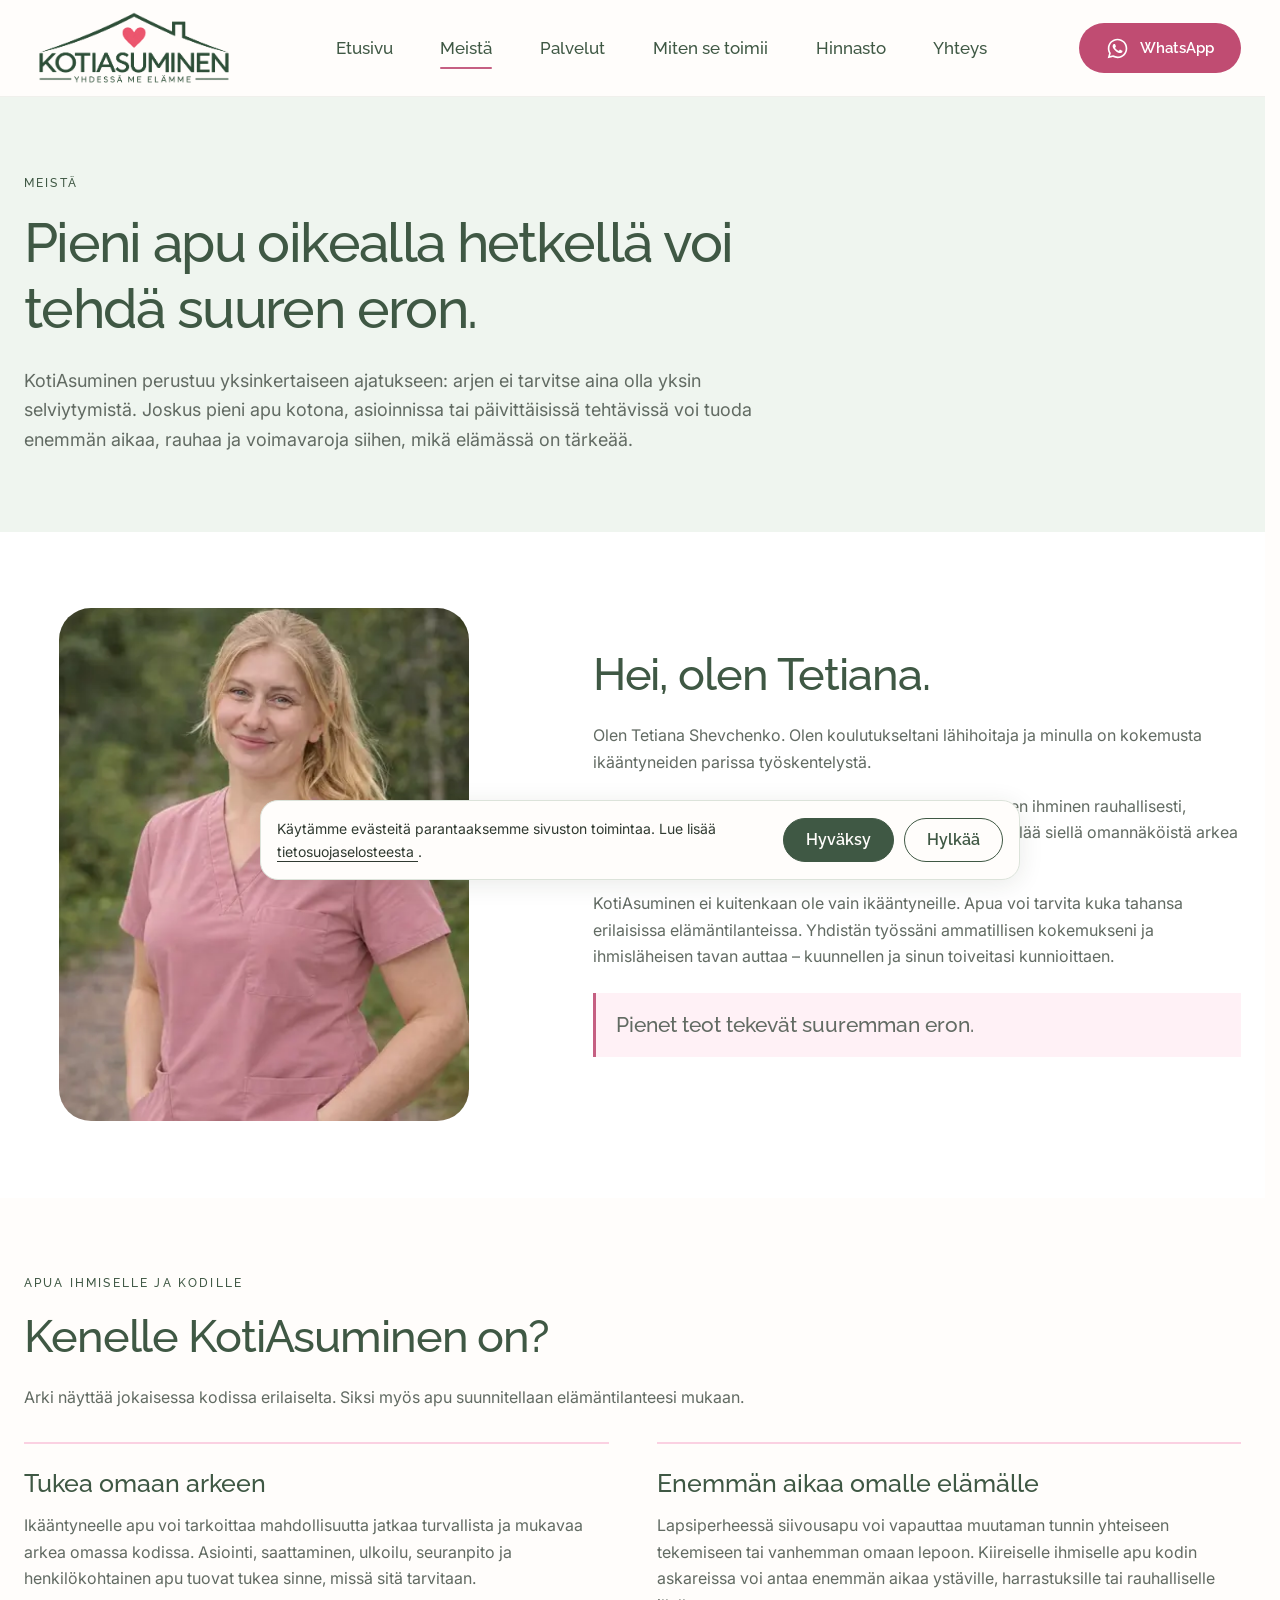
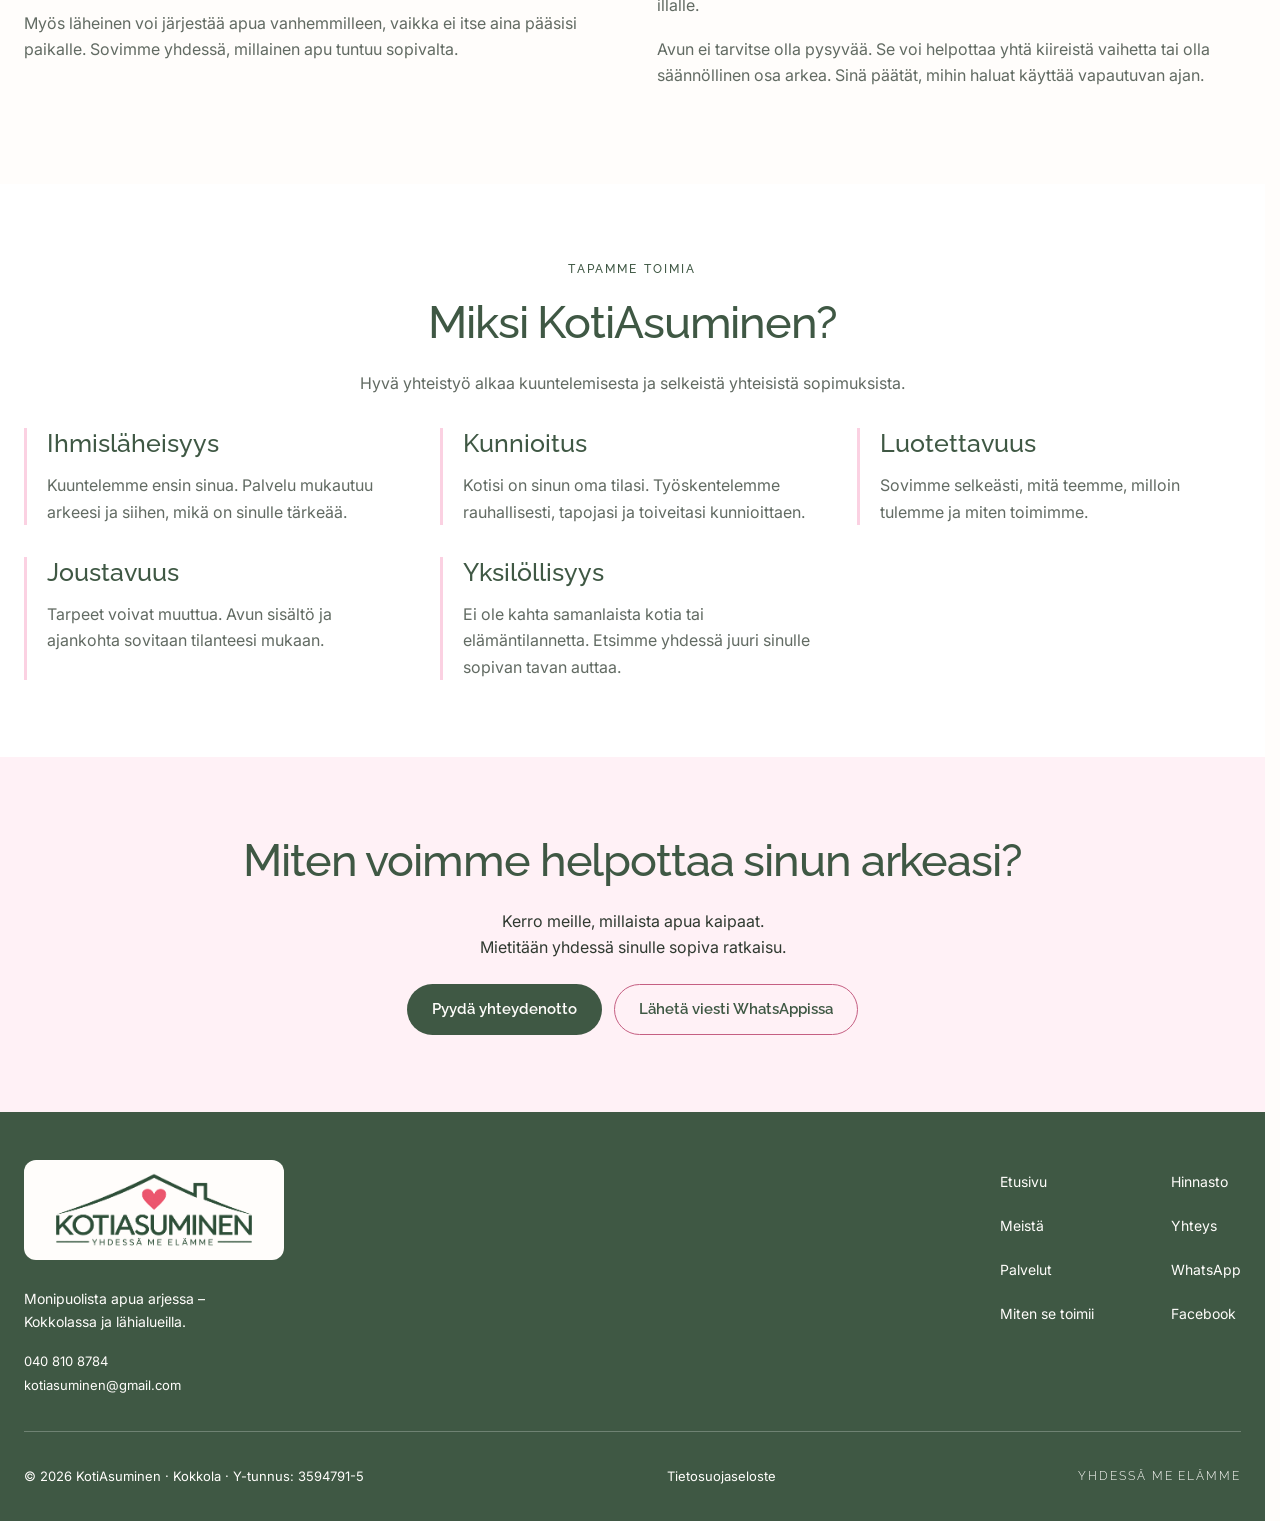
<file: meista.html>
<!doctype html>
<html lang="fi">
<head>
  <meta charset="UTF-8" />
  <meta name="viewport" content="width=device-width, initial-scale=1" />
  <title>Meistä – Tetiana ja KotiAsuminen Kokkolassa</title>
  <meta name="description" content="Tutustu Tetiana Shevchenkoon ja KotiAsumiseen. Lähihoitajan kokemusta ja ihmisläheistä kotiapua ikääntyneille, perheille ja arjen eri tilanteisiin Kokkolassa." />
  <link rel="canonical" href="https://kotiasuminen.fi/meista.html" />
  <meta property="og:type" content="website" />
  <meta property="og:title" content="Meistä – Tetiana ja KotiAsuminen" />
  <meta property="og:description" content="Pieni apu oikealla hetkellä voi tehdä suuren eron. Tutustu Tetianaan ja KotiAsumisen tapaan auttaa ihmistä ja kotia." />
  <meta property="og:url" content="https://kotiasuminen.fi/meista.html" />
  <meta property="og:image" content="https://kotiasuminen.fi/img/foto-600.jpg" />
  <meta property="og:locale" content="fi_FI" />
<link rel="icon" href="/favicon.ico" sizes="any" />
<link rel="icon" type="image/png" sizes="48x48" href="/favicon-48x48.png" />
<link rel="icon" type="image/png" sizes="96x96" href="/favicon-96x96.png" />
<link rel="apple-touch-icon" sizes="180x180" href="/apple-touch-icon.png" />
  <link rel="preconnect" href="https://fonts.googleapis.com" />
  <link rel="preconnect" href="https://fonts.gstatic.com" crossorigin />
  <link href="https://fonts.googleapis.com/css2?family=Inter:wght@400;500;600&amp;family=Raleway:wght@300;500;600&amp;display=swap" rel="stylesheet" />
  <link rel="stylesheet" href="./css/style.css" />
</head>
  <body class="page-meista">
<a class="skip-link" href="#main">Siirry sisältöön</a>
    <!-- Sivun yläosa: logo, valikko ja WhatsApp. -->
    <header class="siteHeader" id="top">
      <div class="container siteHeader__inner">
        <a class="logo" href="./index.html" aria-label="KotiAsuminen – Etusivu">
          <img width="2172" height="724" src="./img/logo1.png" alt="KotiAsuminen – Yhdessä me elämme" decoding="async" />
        </a>

        <nav class="desktopNav" aria-label="Päävalikko">
          <a href="./index.html">Etusivu</a>
          <a href="./meista.html" aria-current="page">Meistä</a>
          <a href="./index.html#palvelut">Palvelut</a>
          <a href="./index.html#miten">Miten se toimii</a>
          <a href="./index.html#hinnasto">Hinnasto</a>
          <a href="./index.html#yhteys">Yhteys</a>
        </nav>

        <a
          class="headerCTA"
          href="https://wa.me/358408108784"
          target="_blank"
          rel="noopener noreferrer"
          aria-label="WhatsApp"
        >
          <svg viewBox="0 0 32 32" aria-hidden="true">
            <path d="M26.576 5.363c-2.69-2.69-6.406-4.354-10.511-4.354-8.209 0-14.865 6.655-14.865 14.865 0 2.732 0.737 5.291 2.022 7.491l-0.038-0.070-2.109 7.702 7.879-2.067c2.051 1.139 4.498 1.809 7.102 1.809h0.006c8.209-0.003 14.862-6.659 14.862-14.868 0-4.103-1.662-7.817-4.349-10.507l0 0zM16.062 28.228h-0.005c-0 0-0.001 0-0.001 0-2.319 0-4.489-0.64-6.342-1.753l0.056 0.031-0.451-0.267-4.675 1.227 1.247-4.559-0.294-0.467c-1.185-1.862-1.889-4.131-1.889-6.565 0-6.822 5.531-12.353 12.353-12.353s12.353 5.531 12.353 12.353c0 6.822-5.53 12.353-12.353 12.353h-0zM22.838 18.977c-0.371-0.186-2.197-1.083-2.537-1.208-0.341-0.124-0.589-0.185-0.837 0.187-0.246 0.371-0.958 1.207-1.175 1.455-0.216 0.249-0.434 0.279-0.805 0.094-1.15-0.466-2.138-1.087-2.997-1.852l0.010 0.009c-0.799-0.74-1.484-1.587-2.037-2.521l-0.028-0.052c-0.216-0.371-0.023-0.572 0.162-0.757 0.167-0.166 0.372-0.434 0.557-0.65 0.146-0.179 0.271-0.384 0.366-0.604l0.006-0.017c0.043-0.087 0.068-0.188 0.068-0.296 0-0.131-0.037-0.253-0.101-0.357l0.002 0.003c-0.094-0.186-0.836-2.014-1.145-2.758-0.302-0.724-0.609-0.625-0.836-0.637-0.216-0.010-0.464-0.012-0.712-0.012-0.395 0.010-0.746 0.188-0.988 0.463l-0.001 0.002c-0.802 0.761-1.3 1.834-1.3 3.023 0 0.026 0 0.053 0.001 0.079l-0-0.004c0.131 1.467 0.681 2.784 1.527 3.857l-0.012-0.015c1.604 2.379 3.742 4.282 6.251 5.564l0.094 0.043c0.548 0.248 1.25 0.513 1.968 0.74l0.149 0.041c0.442 0.14 0.951 0.221 1.479 0.221 0.303 0 0.601-0.027 0.889-0.078l-0.031 0.004c1.069-0.223 1.956-0.868 2.497-1.749l0.009-0.017c0.165-0.366 0.261-0.793 0.261-1.242 0-0.185-0.016-0.366-0.047-0.542l0.003 0.019c-0.092-0.155-0.34-0.247-0.712-0.434z" />
          </svg>
          <span>WhatsApp</span>
        </a>

        <button
          class="burger"
          id="burger"
          type="button"
          aria-label="Avaa valikko"
          aria-expanded="false"
          aria-controls="mobileMenu"
        >
          <span></span>
          <span></span>
          <span></span>
        </button>
      </div>
    </header>

    <!-- Puhelimen valikko. -->
    <div
      class="mobileMenu"
      id="mobileMenu"
      role="dialog"
      aria-modal="true"
      aria-label="Valikko"
      aria-hidden="true"
      inert
    >
      <div class="mobileMenu__head">
        <a class="mobileMenu__logo" href="./index.html" aria-label="KotiAsuminen – Etusivu">
          <img width="2172" height="724" src="./img/logo1.png" alt="KotiAsuminen – Yhdessä me elämme" decoding="async" />
        </a>

        <button
          class="mobileMenu__close"
          id="menuClose"
          type="button"
          aria-label="Sulje valikko"
        >
          ×
        </button>
      </div>

      <nav class="mobileMenu__nav" aria-label="Mobiilivalikko">
        <a href="./index.html">
          <span>Etusivu</span>
          <span class="mobileMenu__arrow" aria-hidden="true">›</span>
        </a>
        <a href="./meista.html" aria-current="page">
          <span>Meistä</span>
          <span class="mobileMenu__arrow" aria-hidden="true">›</span>
        </a>
        <a href="./index.html#palvelut">
          <span>Palvelut</span>
          <span class="mobileMenu__arrow" aria-hidden="true">›</span>
        </a>
        <a href="./index.html#miten">
          <span>Miten se toimii</span>
          <span class="mobileMenu__arrow" aria-hidden="true">›</span>
        </a>
        <a href="./index.html#hinnasto">
          <span>Hinnasto</span>
          <span class="mobileMenu__arrow" aria-hidden="true">›</span>
        </a>
        <a href="./index.html#yhteys">
          <span>Yhteys</span>
          <span class="mobileMenu__arrow" aria-hidden="true">›</span>
        </a>
      </nav>

      <a
        class="mobileMenu__cta"
        href="https://wa.me/358408108784"
        target="_blank"
        rel="noopener noreferrer"
      >
        <svg viewBox="0 0 32 32" aria-hidden="true">
          <path d="M26.576 5.363c-2.69-2.69-6.406-4.354-10.511-4.354-8.209 0-14.865 6.655-14.865 14.865 0 2.732 0.737 5.291 2.022 7.491l-0.038-0.070-2.109 7.702 7.879-2.067c2.051 1.139 4.498 1.809 7.102 1.809h0.006c8.209-0.003 14.862-6.659 14.862-14.868 0-4.103-1.662-7.817-4.349-10.507l0 0zM16.062 28.228h-0.005c-0 0-0.001 0-0.001 0-2.319 0-4.489-0.64-6.342-1.753l0.056 0.031-0.451-0.267-4.675 1.227 1.247-4.559-0.294-0.467c-1.185-1.862-1.889-4.131-1.889-6.565 0-6.822 5.531-12.353 12.353-12.353s12.353 5.531 12.353 12.353c0 6.822-5.53 12.353-12.353 12.353h-0zM22.838 18.977c-0.371-0.186-2.197-1.083-2.537-1.208-0.341-0.124-0.589-0.185-0.837 0.187-0.246 0.371-0.958 1.207-1.175 1.455-0.216 0.249-0.434 0.279-0.805 0.094-1.15-0.466-2.138-1.087-2.997-1.852l0.010 0.009c-0.799-0.74-1.484-1.587-2.037-2.521l-0.028-0.052c-0.216-0.371-0.023-0.572 0.162-0.757 0.167-0.166 0.372-0.434 0.557-0.65 0.146-0.179 0.271-0.384 0.366-0.604l0.006-0.017c0.043-0.087 0.068-0.188 0.068-0.296 0-0.131-0.037-0.253-0.101-0.357l0.002 0.003c-0.094-0.186-0.836-2.014-1.145-2.758-0.302-0.724-0.609-0.625-0.836-0.637-0.216-0.010-0.464-0.012-0.712-0.012-0.395 0.010-0.746 0.188-0.988 0.463l-0.001 0.002c-0.802 0.761-1.3 1.834-1.3 3.023 0 0.026 0 0.053 0.001 0.079l-0-0.004c0.131 1.467 0.681 2.784 1.527 3.857l-0.012-0.015c1.604 2.379 3.742 4.282 6.251 5.564l0.094 0.043c0.548 0.248 1.25 0.513 1.968 0.74l0.149 0.041c0.442 0.14 0.951 0.221 1.479 0.221 0.303 0 0.601-0.027 0.889-0.078l-0.031 0.004c1.069-0.223 1.956-0.868 2.497-1.749l0.009-0.017c0.165-0.366 0.261-0.793 0.261-1.242 0-0.185-0.016-0.366-0.047-0.542l0.003 0.019c-0.092-0.155-0.34-0.247-0.712-0.434z" />
        </svg>
        <span>WhatsApp</span>
      </a>

      <div class="mobileMenu__decoration" aria-hidden="true">
        <img src="./img/icons/menu-decoration.png" alt="" decoding="async" />
      </div>
    </div>

    <div class="menuOverlay" id="menuOverlay"></div>

<main id="main" class="aboutPage">
  <!-- Meistä-sivun alku. -->
  <section class="aboutIntro">
    <div class="container">
      <p class="eyebrow">MEISTÄ</p>
      <h1>Pieni apu oikealla hetkellä voi tehdä suuren eron.</h1>
      <p>KotiAsuminen perustuu yksinkertaiseen ajatukseen: arjen ei tarvitse aina olla yksin selviytymistä. Joskus pieni apu kotona, asioinnissa tai päivittäisissä tehtävissä voi tuoda enemmän aikaa, rauhaa ja voimavaroja siihen, mikä elämässä on tärkeää.</p>
    </div>
  </section>
  <!-- Tetianan esittely. -->
  <section class="about">
    <div class="container aboutGrid">
      <div class="aboutImage">
        <picture>
          <source
            type="image/webp"
            srcset="
              ./img/foto-400.webp 400w,
              ./img/foto-600.webp 600w,
              ./img/foto-800.webp 800w
            "
            sizes="(max-width: 800px) 320px, 350px"
          />
          <img
            src="./img/foto-600.jpg"
            srcset="
              ./img/foto-400.jpg 400w,
              ./img/foto-600.jpg 600w,
              ./img/foto-800.jpg 800w
            "
            sizes="(max-width: 800px) 320px, 350px"
            alt="Tetiana Shevchenko"
            width="1024"
            height="1536"
            decoding="async"
            loading="lazy"
          />
        </picture>
      </div>
      <div class="aboutText">
        <h2>Hei, olen Tetiana.</h2>
        <p>Olen Tetiana Shevchenko. Olen koulutukseltani lähihoitaja ja minulla on kokemusta ikääntyneiden parissa työskentelystä.</p>
        <p>Työssäni olen oppinut, kuinka tärkeää on kohdata jokainen ihminen rauhallisesti, kunnioittavasti ja yksilöllisesti. Oma koti ja mahdollisuus elää siellä omannäköistä arkea ovat asioita, joita haluan työssäni tukea.</p>
        <p>KotiAsuminen ei kuitenkaan ole vain ikääntyneille. Apua voi tarvita kuka tahansa erilaisissa elämäntilanteissa. Yhdistän työssäni ammatillisen kokemukseni ja ihmisläheisen tavan auttaa – kuunnellen ja sinun toiveitasi kunnioittaen.</p>
        <p class="aboutQuote">Pienet teot tekevät suuremman eron.</p>
      </div>
    </div>
  </section>
  <!-- Kenelle palvelu sopii. -->
  <section class="aboutSituations">
    <div class="container">
      <div class="sectionHeading"><p class="eyebrow">APUA IHMISELLE JA KODILLE</p><h2>Kenelle KotiAsuminen on?</h2><p>Arki näyttää jokaisessa kodissa erilaiselta. Siksi myös apu suunnitellaan elämäntilanteesi mukaan.</p></div>
      <div class="aboutStories">
        <article><h3>Tukea omaan arkeen</h3><p>Ikääntyneelle apu voi tarkoittaa mahdollisuutta jatkaa turvallista ja mukavaa arkea omassa kodissa. Asiointi, saattaminen, ulkoilu, seuranpito ja henkilökohtainen apu tuovat tukea sinne, missä sitä tarvitaan.</p><p>Myös läheinen voi järjestää apua vanhemmilleen, vaikka ei itse aina pääsisi paikalle. Sovimme yhdessä, millainen apu tuntuu sopivalta.</p></article>
        <article><h3>Enemmän aikaa omalle elämälle</h3><p>Lapsiperheessä siivousapu voi vapauttaa muutaman tunnin yhteiseen tekemiseen tai vanhemman omaan lepoon. Kiireiselle ihmiselle apu kodin askareissa voi antaa enemmän aikaa ystäville, harrastuksille tai rauhalliselle illalle.</p><p>Avun ei tarvitse olla pysyvää. Se voi helpottaa yhtä kiireistä vaihetta tai olla säännöllinen osa arkea. Sinä päätät, mihin haluat käyttää vapautuvan ajan.</p></article>
      </div>
    </div>
  </section>
  <!-- KotiAsumisen arvot. -->
  <section class="aboutValues">
    <div class="container">
      <div class="sectionHeading sectionHeading--center"><p class="eyebrow">TAPAMME TOIMIA</p><h2>Miksi KotiAsuminen?</h2><p>Hyvä yhteistyö alkaa kuuntelemisesta ja selkeistä yhteisistä sopimuksista.</p></div>
      <div class="valuesGrid">
        <article><h3>Ihmisläheisyys</h3><p>Kuuntelemme ensin sinua. Palvelu mukautuu arkeesi ja siihen, mikä on sinulle tärkeää.</p></article>
        <article><h3>Kunnioitus</h3><p>Kotisi on sinun oma tilasi. Työskentelemme rauhallisesti, tapojasi ja toiveitasi kunnioittaen.</p></article>
        <article><h3>Luotettavuus</h3><p>Sovimme selkeästi, mitä teemme, milloin tulemme ja miten toimimme.</p></article>
        <article><h3>Joustavuus</h3><p>Tarpeet voivat muuttua. Avun sisältö ja ajankohta sovitaan tilanteesi mukaan.</p></article>
        <article><h3>Yksilöllisyys</h3><p>Ei ole kahta samanlaista kotia tai elämäntilannetta. Etsimme yhdessä juuri sinulle sopivan tavan auttaa.</p></article>
      </div>
    </div>
  </section>
  <!-- Yhteydenotto. -->
  <section class="contact">
    <div class="container aboutCta">
      <h2>Miten voimme helpottaa sinun arkeasi?</h2>
      <p>Kerro meille, millaista apua kaipaat.<br />Mietitään yhdessä sinulle sopiva ratkaisu.</p>
      <div class="aboutCta__buttons"><a class="button button--green" href="./index.html#yhteys">Pyydä yhteydenotto</a><a class="button button--pink" href="https://wa.me/358408108784" target="_blank" rel="noopener noreferrer">Lähetä viesti WhatsAppissa</a></div>
    </div>
  </section>
</main>
    <!-- Sivun alaosa. -->
    <footer class="footer">
      <div class="container footerMain">

        <!-- Logo ja lyhyt teksti. -->
        <div class="footerBrand">
          <a href="./index.html" class="footerLogo" aria-label="KotiAsuminen – Etusivu">
            <img width="2172" height="724"
              src="./img/logo1.png"
              alt="KotiAsuminen – Yhdessä me elämme"
            >
          </a>

          <p>
            Monipuolista apua arjessa –<br>
            Kokkolassa ja lähialueilla.
          </p>

          <div class="footerContact">
            <a href="tel:+358408108784">040 810 8784</a>
            <a href="mailto:kotiasuminen@gmail.com">kotiasuminen@gmail.com</a>
          </div>
        </div>

        <!-- Sivun linkit. -->
        <nav class="footerNav" aria-label="Alatunnisteen navigaatio">
          <a href="./index.html">Etusivu</a>
          <a href="./meista.html">Meistä</a>
          <a href="./index.html#palvelut">Palvelut</a>
          <a href="./index.html#miten">Miten se toimii</a>
        </nav>

        <!-- Lisää linkkejä. -->
        <div class="footerNav">
          <a href="./index.html#hinnasto">Hinnasto</a>
          <a href="./index.html#yhteys">Yhteys</a>

          <a
            href="https://wa.me/358408108784"
            target="_blank"
            rel="noopener noreferrer"
          >
            WhatsApp
          </a>

          <a
            href="https://www.facebook.com/profile.php?id=61585007353781"
            target="_blank"
            rel="noopener noreferrer"
          >
            Facebook
          </a>
        </div>

      </div>

      <div class="container footerDivider"></div>

      <div class="container footerBottomNew">

        <p class="footerCopyright">
          © 2026 KotiAsuminen · Kokkola · Y-tunnus: 3594791-5
        </p>

        <a href="./privacy.html" class="footerPrivacy">
          Tietosuojaseloste
        </a>

        <p class="footerSlogan">
          YHDESSÄ ME ELÄMME
        </p>

      </div>
    </footer>

    <!-- Evästeiden ilmoitus. -->
    <div
      class="cookieBanner"
      id="cookieBanner"
      role="region"
      aria-label="Evästeet"
    >
      <div class="cookieBanner__inner">
        <p class="cookieBanner__text">
          Käytämme evästeitä parantaaksemme sivuston toimintaa. Lue lisää
          <a href="./privacy.html"> tietosuojaselosteesta </a>.
        </p>

        <div class="cookieBanner__actions">
          <button class="cookieBanner__accept" id="cookieAccept" type="button">
            Hyväksy
          </button>

          <button class="cookieBanner__decline" id="cookieDecline" type="button">
            Hylkää
          </button>
        </div>
      </div>
    </div>

<script src="./js/app.js"></script>
</body>
</html>
</file>
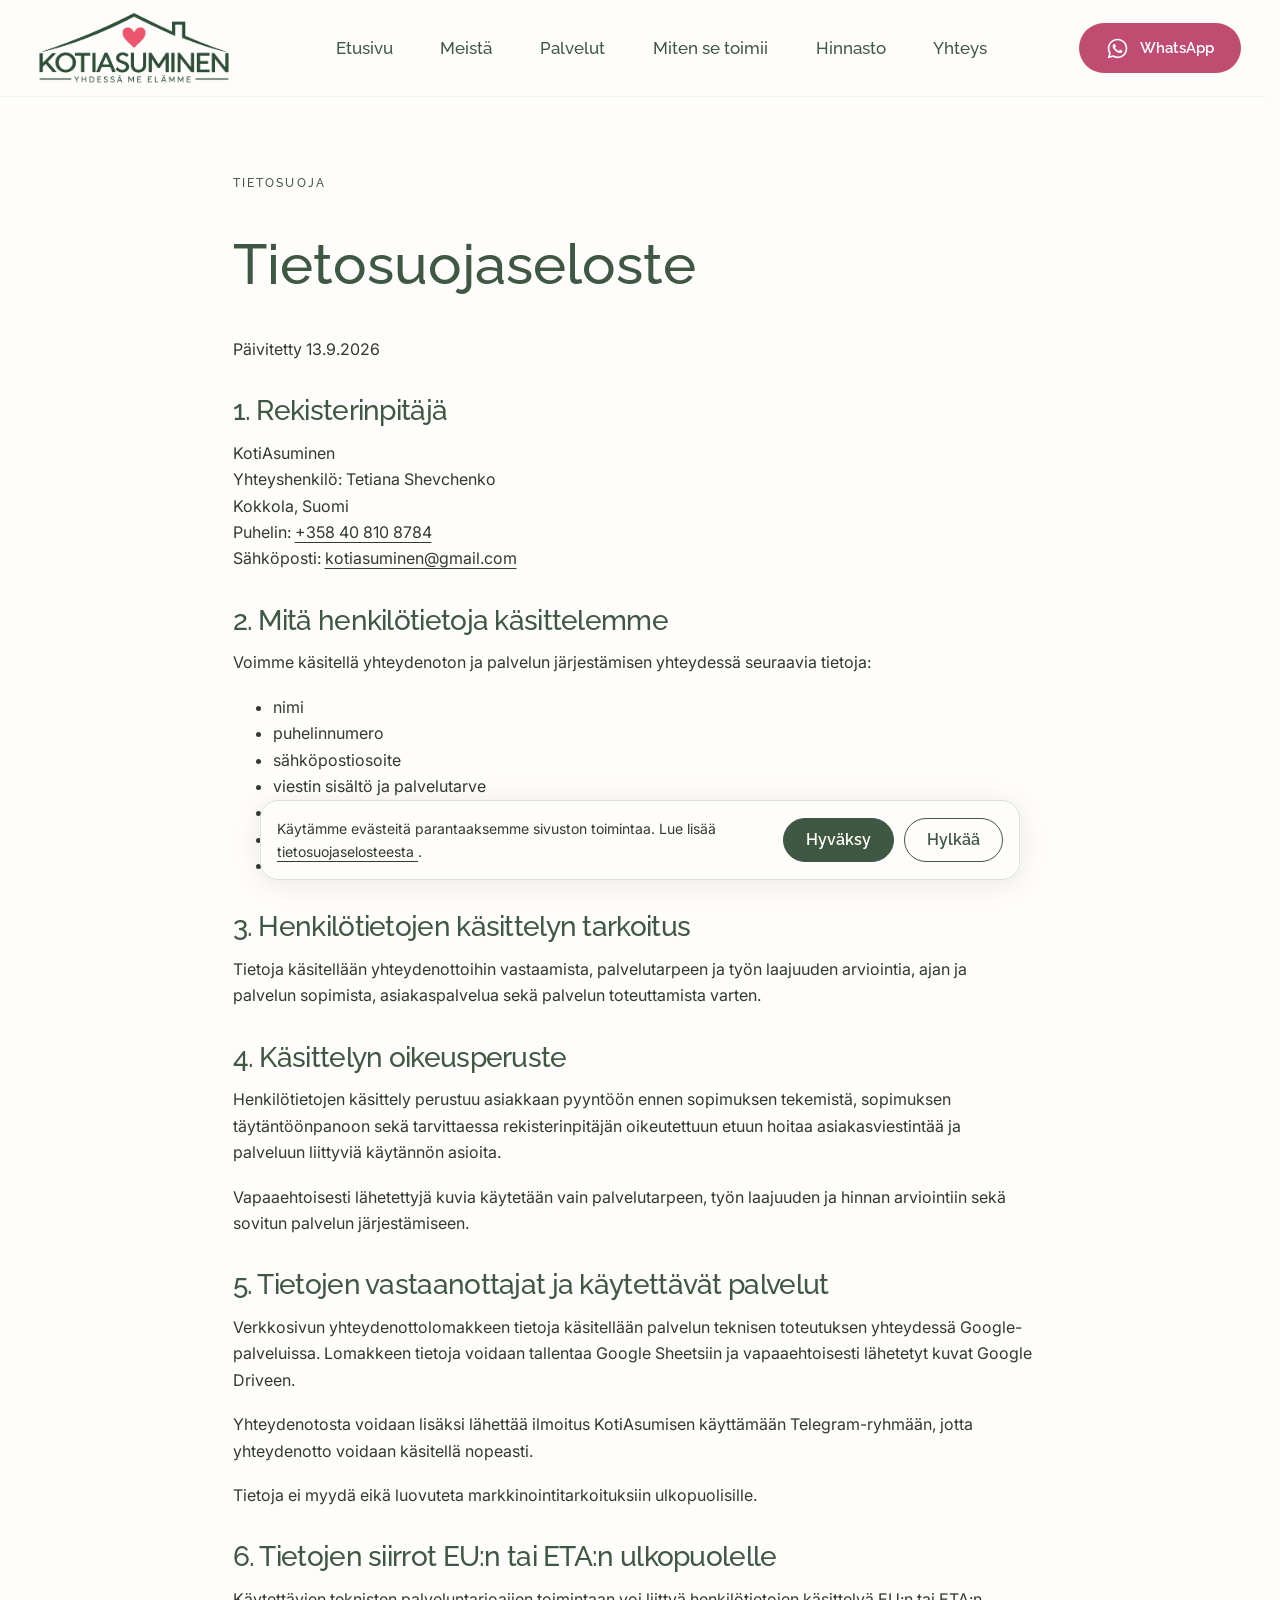
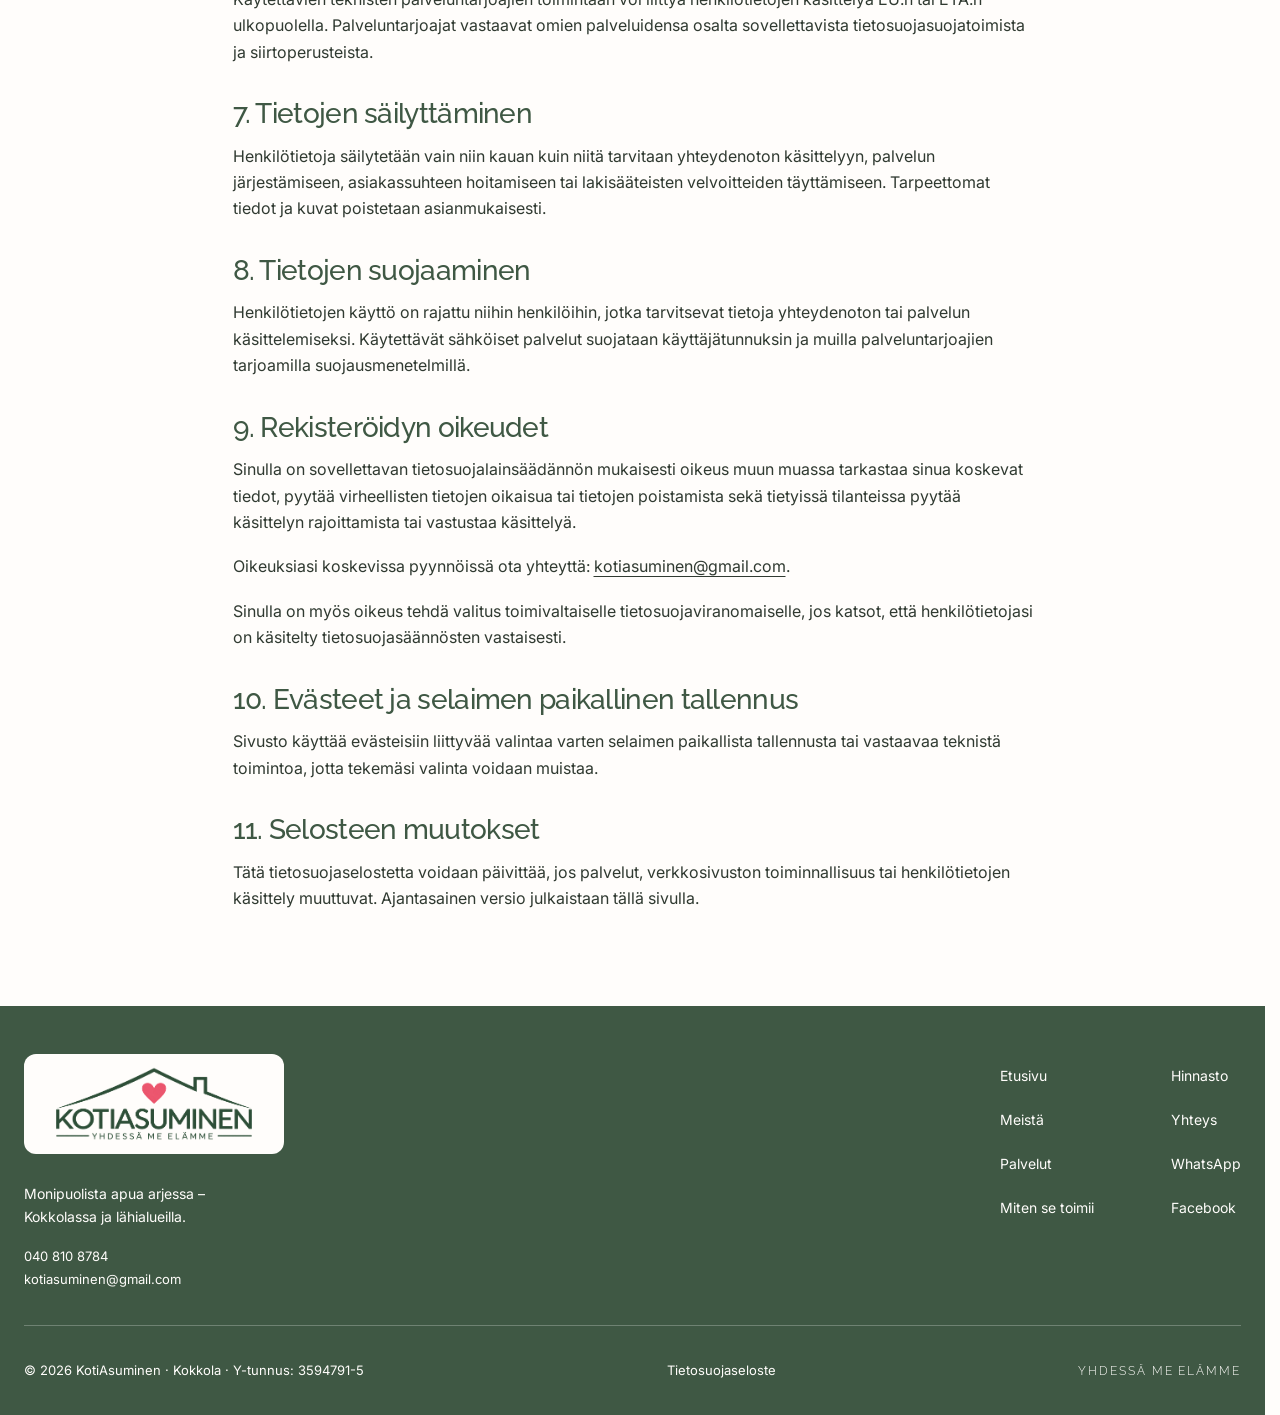
<file: privacy.html>
<!doctype html>
<html lang="fi">
  <head>
    <meta charset="UTF-8" />
    <meta name="viewport" content="width=device-width, initial-scale=1" />

    <title>Tietosuojaseloste – KotiAsuminen</title>
    <meta
      name="description"
      content="KotiAsumisen tietosuojaseloste. Tietoa henkilötietojen käsittelystä, yhteydenottolomakkeesta, kuvista ja evästeistä."
    />
    <link rel="canonical" href="https://kotiasuminen.fi/privacy.html" />

    <meta property="og:type" content="website" />
    <meta property="og:title" content="Tietosuojaseloste – KotiAsuminen" />
    <meta property="og:description" content="Tietoa siitä, miten KotiAsuminen käsittelee henkilötietoja." />
    <meta property="og:url" content="https://kotiasuminen.fi/privacy.html" />
    <meta property="og:locale" content="fi_FI" />

  <link rel="icon" href="/favicon.ico" sizes="any" />
<link rel="icon" type="image/png" sizes="48x48" href="/favicon-48x48.png" />
<link rel="icon" type="image/png" sizes="96x96" href="/favicon-96x96.png" />
<link rel="apple-touch-icon" sizes="180x180" href="/apple-touch-icon.png" />
    <link rel="preconnect" href="https://fonts.googleapis.com" />
    <link rel="preconnect" href="https://fonts.gstatic.com" crossorigin />
    <link href="https://fonts.googleapis.com/css2?family=Inter:wght@400;500;600&amp;family=Raleway:wght@300;500;600&amp;display=swap" rel="stylesheet" />
    <link rel="stylesheet" href="./css/style.css" />
  </head>

  <body>
    <a class="skip-link" href="#main">Siirry sisältöön</a>

    <!-- Sivun yläosa: logo, valikko ja WhatsApp. -->
    <header class="siteHeader" id="top">
      <div class="container siteHeader__inner">
        <a class="logo" href="./index.html" aria-label="KotiAsuminen – Etusivu">
          <img width="2172" height="724" src="./img/logo1.png" alt="KotiAsuminen – Yhdessä me elämme" decoding="async" />
        </a>

        <nav class="desktopNav" aria-label="Päävalikko">
          <a href="./index.html">Etusivu</a>
          <a href="./meista.html">Meistä</a>
          <a href="./index.html#palvelut">Palvelut</a>
          <a href="./index.html#miten">Miten se toimii</a>
          <a href="./index.html#hinnasto">Hinnasto</a>
          <a href="./index.html#yhteys">Yhteys</a>
        </nav>

        <a class="headerCTA" href="https://wa.me/358408108784" target="_blank" rel="noopener noreferrer">
          <svg viewBox="0 0 32 32" aria-hidden="true">
            <path d="M26.576 5.363c-2.69-2.69-6.406-4.354-10.511-4.354-8.209 0-14.865 6.655-14.865 14.865 0 2.732 0.737 5.291 2.022 7.491l-0.038-0.070-2.109 7.702 7.879-2.067c2.051 1.139 4.498 1.809 7.102 1.809h0.006c8.209-0.003 14.862-6.659 14.862-14.868 0-4.103-1.662-7.817-4.349-10.507l0 0zM16.062 28.228h-0.005c-0 0-0.001 0-0.001 0-2.319 0-4.489-0.64-6.342-1.753l0.056 0.031-0.451-0.267-4.675 1.227 1.247-4.559-0.294-0.467c-1.185-1.862-1.889-4.131-1.889-6.565 0-6.822 5.531-12.353 12.353-12.353s12.353 5.531 12.353 12.353c0 6.822-5.53 12.353-12.353 12.353h-0zM22.838 18.977c-0.371-0.186-2.197-1.083-2.537-1.208-0.341-0.124-0.589-0.185-0.837 0.187-0.246 0.371-0.958 1.207-1.175 1.455-0.216 0.249-0.434 0.279-0.805 0.094-1.15-0.466-2.138-1.087-2.997-1.852l0.010 0.009c-0.799-0.74-1.484-1.587-2.037-2.521l-0.028-0.052c-0.216-0.371-0.023-0.572 0.162-0.757 0.167-0.166 0.372-0.434 0.557-0.65 0.146-0.179 0.271-0.384 0.366-0.604l0.006-0.017c0.043-0.087 0.068-0.188 0.068-0.296 0-0.131-0.037-0.253-0.101-0.357l0.002 0.003c-0.094-0.186-0.836-2.014-1.145-2.758-0.302-0.724-0.609-0.625-0.836-0.637-0.216-0.010-0.464-0.012-0.712-0.012-0.395 0.010-0.746 0.188-0.988 0.463l-0.001 0.002c-0.802 0.761-1.3 1.834-1.3 3.023 0 0.026 0 0.053 0.001 0.079l-0-0.004c0.131 1.467 0.681 2.784 1.527 3.857l-0.012-0.015c1.604 2.379 3.742 4.282 6.251 5.564l0.094 0.043c0.548 0.248 1.25 0.513 1.968 0.74l0.149 0.041c0.442 0.14 0.951 0.221 1.479 0.221 0.303 0 0.601-0.027 0.889-0.078l-0.031 0.004c1.069-0.223 1.956-0.868 2.497-1.749l0.009-0.017c0.165-0.366 0.261-0.793 0.261-1.242 0-0.185-0.016-0.366-0.047-0.542l0.003 0.019c-0.092-0.155-0.34-0.247-0.712-0.434z" />
          </svg>
          <span>WhatsApp</span>
        </a>

        <button class="burger" id="burger" type="button" aria-label="Avaa valikko" aria-expanded="false" aria-controls="mobileMenu">
          <span></span><span></span><span></span>
        </button>
      </div>
    </header>

    <!-- Puhelimen valikko. -->
    <div class="mobileMenu" id="mobileMenu" role="dialog" aria-modal="true" aria-label="Valikko" aria-hidden="true" inert>
      <div class="mobileMenu__head">
        <a class="mobileMenu__logo" href="./index.html" aria-label="KotiAsuminen – Etusivu">
          <img width="2172" height="724" src="./img/logo1.png" alt="KotiAsuminen – Yhdessä me elämme" decoding="async" />
        </a>
        <button class="mobileMenu__close" id="menuClose" type="button" aria-label="Sulje valikko">×</button>
      </div>

      <nav class="mobileMenu__nav" aria-label="Mobiilivalikko">
        <a href="./index.html"><span>Etusivu</span><span class="mobileMenu__arrow" aria-hidden="true">›</span></a>
        <a href="./meista.html"><span>Meistä</span><span class="mobileMenu__arrow" aria-hidden="true">›</span></a>
        <a href="./index.html#palvelut"><span>Palvelut</span><span class="mobileMenu__arrow" aria-hidden="true">›</span></a>
        <a href="./index.html#miten"><span>Miten se toimii</span><span class="mobileMenu__arrow" aria-hidden="true">›</span></a>
        <a href="./index.html#hinnasto"><span>Hinnasto</span><span class="mobileMenu__arrow" aria-hidden="true">›</span></a>
        <a href="./index.html#yhteys"><span>Yhteys</span><span class="mobileMenu__arrow" aria-hidden="true">›</span></a>
      </nav>

      <a class="mobileMenu__cta" href="https://wa.me/358408108784" target="_blank" rel="noopener noreferrer">
        <svg viewBox="0 0 32 32" aria-hidden="true">
          <path d="M26.576 5.363c-2.69-2.69-6.406-4.354-10.511-4.354-8.209 0-14.865 6.655-14.865 14.865 0 2.732 0.737 5.291 2.022 7.491l-0.038-0.070-2.109 7.702 7.879-2.067c2.051 1.139 4.498 1.809 7.102 1.809h0.006c8.209-0.003 14.862-6.659 14.862-14.868 0-4.103-1.662-7.817-4.349-10.507l0 0zM16.062 28.228h-0.005c-0 0-0.001 0-0.001 0-2.319 0-4.489-0.64-6.342-1.753l0.056 0.031-0.451-0.267-4.675 1.227 1.247-4.559-0.294-0.467c-1.185-1.862-1.889-4.131-1.889-6.565 0-6.822 5.531-12.353 12.353-12.353s12.353 5.531 12.353 12.353c0 6.822-5.53 12.353-12.353 12.353h-0zM22.838 18.977c-0.371-0.186-2.197-1.083-2.537-1.208-0.341-0.124-0.589-0.185-0.837 0.187-0.246 0.371-0.958 1.207-1.175 1.455-0.216 0.249-0.434 0.279-0.805 0.094-1.15-0.466-2.138-1.087-2.997-1.852l0.010 0.009c-0.799-0.74-1.484-1.587-2.037-2.521l-0.028-0.052c-0.216-0.371-0.023-0.572 0.162-0.757 0.167-0.166 0.372-0.434 0.557-0.65 0.146-0.179 0.271-0.384 0.366-0.604l0.006-0.017c0.043-0.087 0.068-0.188 0.068-0.296 0-0.131-0.037-0.253-0.101-0.357l0.002 0.003c-0.094-0.186-0.836-2.014-1.145-2.758-0.302-0.724-0.609-0.625-0.836-0.637-0.216-0.010-0.464-0.012-0.712-0.012-0.395 0.010-0.746 0.188-0.988 0.463l-0.001 0.002c-0.802 0.761-1.3 1.834-1.3 3.023 0 0.026 0 0.053 0.001 0.079l-0-0.004c0.131 1.467 0.681 2.784 1.527 3.857l-0.012-0.015c1.604 2.379 3.742 4.282 6.251 5.564l0.094 0.043c0.548 0.248 1.25 0.513 1.968 0.74l0.149 0.041c0.442 0.14 0.951 0.221 1.479 0.221 0.303 0 0.601-0.027 0.889-0.078l-0.031 0.004c1.069-0.223 1.956-0.868 2.497-1.749l0.009-0.017c0.165-0.366 0.261-0.793 0.261-1.242 0-0.185-0.016-0.366-0.047-0.542l0.003 0.019c-0.092-0.155-0.34-0.247-0.712-0.434z" />
        </svg>
        <span>WhatsApp</span>
      </a>

      <div class="mobileMenu__decoration" aria-hidden="true">
        <img src="./img/icons/menu-decoration.png" alt="" decoding="async" />
      </div>
    </div>

    <div class="menuOverlay" id="menuOverlay"></div>

    <!-- Tietosuojaselosteen sisältö. -->
    <main id="main" class="privacy">
      <div class="container">
        <p class="eyebrow">TIETOSUOJA</p>
        <h1>Tietosuojaseloste</h1>
        <p>Päivitetty 13.9.2026</p>

        <h2>1. Rekisterinpitäjä</h2>
        <p>
          KotiAsuminen<br />
          Yhteyshenkilö: Tetiana Shevchenko<br />
          Kokkola, Suomi<br />
          Puhelin: <a href="tel:+358408108784">+358 40 810 8784</a><br />
          Sähköposti: <a href="mailto:kotiasuminen@gmail.com">kotiasuminen@gmail.com</a>
        </p>

        <h2>2. Mitä henkilötietoja käsittelemme</h2>
        <p>Voimme käsitellä yhteydenoton ja palvelun järjestämisen yhteydessä seuraavia tietoja:</p>
        <ul>
          <li>nimi</li>
          <li>puhelinnumero</li>
          <li>sähköpostiosoite</li>
          <li>viestin sisältö ja palvelutarve</li>
          <li>valitut palvelut</li>
          <li>yhteydenottolomakkeella vapaaehtoisesti lähetetyt kuvat</li>
          <li>muut tiedot, jotka asiakas itse antaa yhteydenoton yhteydessä.</li>
        </ul>

        <h2>3. Henkilötietojen käsittelyn tarkoitus</h2>
        <p>
          Tietoja käsitellään yhteydenottoihin vastaamista, palvelutarpeen ja työn laajuuden arviointia,
          ajan ja palvelun sopimista, asiakaspalvelua sekä palvelun toteuttamista varten.
        </p>

        <h2>4. Käsittelyn oikeusperuste</h2>
        <p>
          Henkilötietojen käsittely perustuu asiakkaan pyyntöön ennen sopimuksen tekemistä,
          sopimuksen täytäntöönpanoon sekä tarvittaessa rekisterinpitäjän oikeutettuun etuun
          hoitaa asiakasviestintää ja palveluun liittyviä käytännön asioita.
        </p>
        <p>
          Vapaaehtoisesti lähetettyjä kuvia käytetään vain palvelutarpeen, työn laajuuden ja hinnan
          arviointiin sekä sovitun palvelun järjestämiseen.
        </p>

        <h2>5. Tietojen vastaanottajat ja käytettävät palvelut</h2>
        <p>
          Verkkosivun yhteydenottolomakkeen tietoja käsitellään palvelun teknisen toteutuksen
          yhteydessä Google-palveluissa. Lomakkeen tietoja voidaan tallentaa Google Sheetsiin ja
          vapaaehtoisesti lähetetyt kuvat Google Driveen.
        </p>
        <p>
          Yhteydenotosta voidaan lisäksi lähettää ilmoitus KotiAsumisen käyttämään Telegram-ryhmään,
          jotta yhteydenotto voidaan käsitellä nopeasti.
        </p>
        <p>Tietoja ei myydä eikä luovuteta markkinointitarkoituksiin ulkopuolisille.</p>

        <h2>6. Tietojen siirrot EU:n tai ETA:n ulkopuolelle</h2>
        <p>
          Käytettävien teknisten palveluntarjoajien toimintaan voi liittyä henkilötietojen käsittelyä
          EU:n tai ETA:n ulkopuolella. Palveluntarjoajat vastaavat omien palveluidensa osalta
          sovellettavista tietosuojasuojatoimista ja siirtoperusteista.
        </p>

        <h2>7. Tietojen säilyttäminen</h2>
        <p>
          Henkilötietoja säilytetään vain niin kauan kuin niitä tarvitaan yhteydenoton käsittelyyn,
          palvelun järjestämiseen, asiakassuhteen hoitamiseen tai lakisääteisten velvoitteiden täyttämiseen.
          Tarpeettomat tiedot ja kuvat poistetaan asianmukaisesti.
        </p>

        <h2>8. Tietojen suojaaminen</h2>
        <p>
          Henkilötietojen käyttö on rajattu niihin henkilöihin, jotka tarvitsevat tietoja yhteydenoton
          tai palvelun käsittelemiseksi. Käytettävät sähköiset palvelut suojataan käyttäjätunnuksin ja
          muilla palveluntarjoajien tarjoamilla suojausmenetelmillä.
        </p>

        <h2>9. Rekisteröidyn oikeudet</h2>
        <p>
          Sinulla on sovellettavan tietosuojalainsäädännön mukaisesti oikeus muun muassa tarkastaa
          sinua koskevat tiedot, pyytää virheellisten tietojen oikaisua tai tietojen poistamista sekä
          tietyissä tilanteissa pyytää käsittelyn rajoittamista tai vastustaa käsittelyä.
        </p>
        <p>
          Oikeuksiasi koskevissa pyynnöissä ota yhteyttä:
          <a href="mailto:kotiasuminen@gmail.com">kotiasuminen@gmail.com</a>.
        </p>
        <p>
          Sinulla on myös oikeus tehdä valitus toimivaltaiselle tietosuojaviranomaiselle,
          jos katsot, että henkilötietojasi on käsitelty tietosuojasäännösten vastaisesti.
        </p>

        <h2>10. Evästeet ja selaimen paikallinen tallennus</h2>
        <p>
          Sivusto käyttää evästeisiin liittyvää valintaa varten selaimen paikallista tallennusta
          tai vastaavaa teknistä toimintoa, jotta tekemäsi valinta voidaan muistaa.
        </p>

        <h2>11. Selosteen muutokset</h2>
        <p>
          Tätä tietosuojaselostetta voidaan päivittää, jos palvelut, verkkosivuston toiminnallisuus
          tai henkilötietojen käsittely muuttuvat. Ajantasainen versio julkaistaan tällä sivulla.
        </p>
      </div>
    </main>

    <!-- Sivun alaosa. -->
    <footer class="footer">
      <div class="container footerMain">
        <div class="footerBrand">
          <a href="./index.html" class="footerLogo" aria-label="KotiAsuminen – Etusivu">
            <img width="2172" height="724" src="./img/logo1.png" alt="KotiAsuminen – Yhdessä me elämme">
          </a>
          <p>Monipuolista apua arjessa –<br>Kokkolassa ja lähialueilla.</p>

          <div class="footerContact">
            <a href="tel:+358408108784">040 810 8784</a>
            <a href="mailto:kotiasuminen@gmail.com">kotiasuminen@gmail.com</a>
          </div>
        </div>

        <nav class="footerNav" aria-label="Alatunnisteen navigaatio">
          <a href="./index.html">Etusivu</a>
          <a href="./meista.html">Meistä</a>
          <a href="./index.html#palvelut">Palvelut</a>
          <a href="./index.html#miten">Miten se toimii</a>
        </nav>

        <div class="footerNav">
          <a href="./index.html#hinnasto">Hinnasto</a>
          <a href="./index.html#yhteys">Yhteys</a>
          <a href="https://wa.me/358408108784" target="_blank" rel="noopener noreferrer">WhatsApp</a>
          <a href="https://www.facebook.com/profile.php?id=61585007353781" target="_blank" rel="noopener noreferrer">Facebook</a>
        </div>
      </div>

      <div class="container footerDivider"></div>

      <div class="container footerBottomNew">
        <p class="footerCopyright">© 2026 KotiAsuminen · Kokkola · Y-tunnus: 3594791-5</p>
        <a href="./privacy.html" class="footerPrivacy" aria-current="page">Tietosuojaseloste</a>
        <p class="footerSlogan">YHDESSÄ ME ELÄMME</p>
      </div>
    </footer>

    <!-- Evästeiden ilmoitus. -->
    <div class="cookieBanner" id="cookieBanner" role="region" aria-label="Evästeet">
      <div class="cookieBanner__inner">
        <p class="cookieBanner__text">
          Käytämme evästeitä parantaaksemme sivuston toimintaa. Lue lisää
          <a href="./privacy.html"> tietosuojaselosteesta </a>.
        </p>
        <div class="cookieBanner__actions">
          <button class="cookieBanner__accept" id="cookieAccept" type="button">Hyväksy</button>
          <button class="cookieBanner__decline" id="cookieDecline" type="button">Hylkää</button>
        </div>
      </div>
    </div>

    <script src="./js/app.js"></script>
  </body>
</html>
</file>
<file: css/style.css>
:root {
  --green-dark: #3f5844;
  --green: var(--green-dark);
  --green-hover: #344a39;
  --sage-light: #eff5ef;
  --sage: #dce8dc;
  --pink: #fbd1e2;
  --pink-accent: #c55f82;
  --pink-soft: #fff1f6;
  --white: #fffdfb;
  --text: #303a31;
  --text-soft: #626b63;
  --line: #dce3da;
  --font-heading: "Raleway", sans-serif;
  --font-body: "Inter", sans-serif;
  --container: 1480px;
  --header-height: 96px;
  --section-space: clamp(56px, 6vw, 88px);
}
/* Perustyylit. */
* {
  box-sizing: border-box;
}
html,
body {
  width: 100%;
  max-width: 100%;
  overflow-x: hidden;
}
html {
  scrollbar-gutter: stable;
  scroll-behavior: smooth;
  scroll-padding-top: 110px;
  background: var(--white);
}
/* Estetään sivun vaakasuuntainen vieritys. */
body {
  overflow-x: clip;
  margin: 0;
  background: var(--white);
  color: var(--text);
  font: 16px/1.65 var(--font-body);
}
/* Sivu ei vieri, kun valikko tai ikkuna on auki. */
html:has(body.menu-open),
html:has(body.modal-open) {
  overflow: hidden;
}
img {
  display: block;
  max-width: 100%;
  height: auto;
}
a {
  color: inherit;
  text-underline-offset: 4px;
}
button,
input,
textarea,
select {
  font: inherit;
}
button {
  cursor: pointer;
}
button:disabled {
  cursor: wait;
  opacity: 0.65;
}
svg {
  width: 24px;
  height: 24px;
  fill: none;
  stroke: currentColor;
  stroke-width: 1.7;
  stroke-linecap: round;
  stroke-linejoin: round;
  flex-shrink: 0;
}
/* Tekstit ja otsikot. */
h1,
h2,
h3 {
  color: var(--green-dark);
  font-family: var(--font-heading);
  font-weight: 500;
  line-height: 1.2;
}
h2 {
  margin: 0 0 20px;
  font-size: clamp(34px, 3.5vw, 46px);
  letter-spacing: -0.025em;
}
h3 {
  font-size: 25px;
}
p {
  margin: 0 0 18px;
}
/* Sivun yhteinen leveys ja asettelu. */
.container {
  min-width: 0;
  max-width: var(--container);
  width: calc(100% - 48px);
  margin-inline: auto;
}
.eyebrow {
  margin: 0 0 16px;
  color: var(--green);
  font-family: var(--font-heading);
  font-size: 12px;
  font-weight: 500;
  letter-spacing: 0.18em;
}
.sectionHeading {
  max-width: 720px;
  margin-bottom: 32px;
}
.sectionHeading--center {
  margin-inline: auto;
  text-align: center;
}
.sectionHeading p:not(.eyebrow) {
  color: var(--text-soft);
}
/* Sivun yläosa ja valikko. */
.siteHeader {
  position: sticky;
  z-index: 400;
  top: 0;
  background: var(--sage-light);
}
.siteHeader__inner {
  display: flex;
  align-items: center;
  justify-content: space-between;
  gap: 24px;
  min-height: var(--header-height);
}
.logo {
  flex: 0 0 auto;
  width: 230px;
  max-width: calc(100% - 76px);
}
.logo, .mobileMenu__logo, .footerLogo {
  display: inline-block;
  text-decoration: none;
}
.logo img, .mobileMenu__logo img, .footerLogo img {
  width: 100%;
  height: auto;
}
.footerLogo {
  width: 260px;
  max-width: 100%;
  padding: 12px 16px;
  border-radius: 12px;
  background: var(--white);
}

.desktopNav {
  display: flex;
  align-items: center;
  justify-content: center;
  gap: clamp(20px, 2.2vw, 34px);
  white-space: nowrap;
}

.desktopNav a {
  position: relative;
  padding: 12px 5px;
  background: transparent;
  font-family: var(--font-heading);
  font-size: 16px; 
  font-weight: 500;
  color: var(--green-dark);
  text-decoration: none;
}
.desktopNav a::after {
  content: "";
  position: absolute;
  inset: auto 5px 6px;
  height: 2px;
  border-radius: 2px;
  background: var(--pink-accent);
  transform: scaleX(0);
  transition: transform .2s;
}
.desktopNav a:hover::after,
.desktopNav a:focus-visible::after,
.desktopNav a:active::after,
.desktopNav a[aria-current]:not([aria-current="false"])::after {
  transform: scaleX(1);
}
.headerCTA {
  width: 162px;
  white-space: nowrap;
  background: #c04c72;
  color: #fff;
}
.headerCTA:hover,
.headerCTA:focus-visible {
  background: #a83e64;
  color: #fff;
}
.headerCTA svg {
  width: 19px;
  height: 19px;
  fill: currentColor;
  stroke: none;
}
.burger {
  flex-shrink: 0;
  display: none;
  flex-direction: column;
  align-items: center;
  justify-content: center;
  gap: 5px;
  width: 48px;
  height: 48px;
  margin-left: auto;
  padding: 0;
  border: 1px solid var(--line);
  border-radius: 50%;
  background: var(--white);
  color: var(--green);
}
.burger span {
  width: 20px;
  height: 2px;
  border-radius: 2px;
  background: currentColor;
}
/* Puhelimen valikko. */
.mobileMenu {
  position: fixed;
  z-index: 450;
  inset: 0;
  width: 100vw;
  height: 100dvh;
  padding: 24px;
  overflow-y: auto;
  background: var(--white);
  visibility: hidden;
  transform: translateX(100%);
  transition: transform 0.25s;
}
.mobileMenu.is-open {
  visibility: visible;
  transform: translateX(0);
}
.mobileMenu__head {
  display: flex;
  align-items: center;
  justify-content: space-between;
  gap: 12px;
}
.mobileMenu__logo {
  width: 190px;
  min-width: 0;
}
.mobileMenu__cta svg {
  fill: currentColor;
  stroke: none;
}
.mobileMenu__decoration img {
  width: 140px;
  margin: 28px auto 0;
}
.mobileMenu__close,
.modal__close {
  display: flex;
  align-items: center;
  justify-content: center;
  line-height: 1;
  width: 44px;
  height: 44px;
  flex-shrink: 0;
  padding: 0;
  border: 1px solid var(--line);
  border-radius: 50%;
  background: var(--white);
  color: var(--green);
  font-size: 28px;
}

/* Sulkemisrasti on tarkasti keskellä. */
.mobileMenu__close {
  position: relative;
  font-size: 0;
}

.mobileMenu__close::before,
.mobileMenu__close::after {
  content: "";
  position: absolute;
  top: 50%;
  left: 50%;
  width: 20px;
  height: 3px;
  border-radius: 999px;
  background: currentColor;
  transform-origin: center;
}

.mobileMenu__close::before {
  transform: translate(-50%, -50%) rotate(45deg);
}

.mobileMenu__close::after {
  transform: translate(-50%, -50%) rotate(-45deg);
}
.mobileMenu nav {
  display: grid;
  margin-top: 28px;
  border-top: 1px solid var(--line);
}
.mobileMenu nav a {
  padding: 14px 0;
  border-bottom: 1px solid var(--line);
  display: flex;
  justify-content: space-between;
  font: 500 19px/1.4 var(--font-heading);
  text-decoration: none;
}
.mobileMenu__cta {
  width: fit-content;
  margin: 26px auto 0;
}
.menuOverlay {
  position: fixed;
  z-index: 420;
  inset: 0;
  visibility: hidden;
  opacity: 0;
  background: rgb(36 53 31 / 0.3);
  transition:
    opacity 0.25s,
    visibility 0.25s;
}
.menuOverlay.is-open {
  visibility: visible;
  opacity: 1;
}
/* Hero-osa: teksti ja pääkuva. */
.hero {
  position: relative;
  isolation: isolate;
  display: grid;
  grid-template-columns: minmax(0, 1fr) minmax(0, 1fr);
  min-height: 560px;
  overflow: hidden;
  background: var(--sage-light);
}
.hero__left {
  position: relative;
  z-index: 2;
  display: flex;
  align-items: center;
  padding: 46px 28px 46px max(24px, calc((100vw - var(--container)) / 2));
}
.hero__content {
  min-width: 0;
  width: 100%;
  max-width: 550px;
}
.hero h1 {
  margin: 0;
  font-size: clamp(38px, 3.5vw, 52px);
  line-height: 1.15;
  letter-spacing: -0.025em;
  text-wrap: balance;
}
.hero__text {
  margin: 23px 0 0;
  font-size: 18px;
  max-width: 490px;
  color: var(--text-soft);
}
.hero__choice {
  position: relative;
  isolation: isolate;
  display: inline-block;
  margin: 20px 0 8px;
  color: var(--green-dark);
  font: 600 clamp(36px, 3.5vw, 48px)/1.25 var(--font-heading);
}
.hero__choice::before {
  content: "";
  position: absolute;
  z-index: -1;
  inset: 14% -16px -6%;
  background: var(--pink);
  opacity: .55;
  transform: rotate(-1.5deg);
  filter: blur(.7px);
  mask-image: url("data:image/svg+xml,%3Csvg xmlns='http://www.w3.org/2000/svg' viewBox='0 0 400 80' preserveAspectRatio='none'%3E%3Cpath d='M16 14 C64 6 94 14 140 9 S220 8 267 7 S335 10 375 6 C389 5 392 13 387 22 C399 30 391 39 394 48 C392 60 386 68 372 67 C325 72 298 64 253 70 S167 68 120 73 S54 66 23 71 C10 73 8 63 11 55 C0 47 8 39 6 30 C5 22 10 17 16 14Z'/%3E%3C/svg%3E");
  mask-size: 100% 100%;
  mask-repeat: no-repeat;
}
.hero__closing {
  margin: 10px 0 0;
  max-width: 490px;
  color: var(--text-soft);
  font-size: 17px;
}
.hero__buttons {
  display: flex;
  flex-wrap: wrap;
  gap: 12px;
  margin-top: 26px;
}
.heroFeatures {
  display: flex;
  flex-wrap: wrap;
  gap: 22px;
  margin-top: 30px;
}
.heroFeature {
  display: flex;
  align-items: center;
  gap: 8px;
  color: var(--green);
  font-size: 12px;
  line-height: 1.4;
}
.heroFeature__icon {
  width: 40px;
  height: 40px;
  object-fit: contain;
  flex: 0 0 auto;
}
.hero__image {
  position: relative;
  width: 100%;
  margin-left: 0;
  min-height: 560px;
  overflow: hidden;
  isolation: isolate;
}
.hero__image img {
  position: absolute;
  inset: 0;
  width: 100%;
  height: 100%;
  object-fit: cover;
  object-position: 66% center;
}
/* Sivun osiot. */
/* Hyödyt. */
.benefit__icon {
  width: 96px;
  height: 96px;
  object-fit: contain;
}
.benefits {
  padding: 24px 0 24px;
}
.benefitsBox {
  position: relative;
  overflow: hidden;
  padding: 28px 32px;
  border-radius: 24px;
  background: var(--sage-light);
}
.benefitsTop {
  position: relative;
}
.benefitsTop h2 {
  font-size: clamp(30px, 3vw, 38px);
  margin-bottom: 20px;
  text-align: center;
}
.benefitsGrid {
  display: grid;
  grid-template-columns: repeat(4, minmax(0, 1fr));
  gap: 20px;
  max-width: 1080px;
  margin-inline: auto;
}
.benefit h3 {
  max-width: 230px;
  margin: 14px 0 8px;
  font-size: 21px;
}
.benefit p {
  max-width: 230px;
  margin: 0;
  color: var(--text-soft);
  font-size: 14px;
}

/* Meistä-osio. */
.about {
  padding: var(--section-space) 0;
  background: #fff;
}
.aboutGrid {
  display: grid;
  grid-template-columns: 0.85fr 1.15fr;
  align-items: center;
  gap: clamp(40px, 7vw, 96px);
}
.aboutImage {
  position: relative;
  width: 100%;
  max-width: 410px;
  margin-inline: auto;
}
.aboutImage img {
  width: 100%;
  aspect-ratio: 4 / 5;
  object-fit: cover;
  object-position: center 32%;
  border-radius: 32px;
}
.aboutText p {
  color: var(--text-soft);
}
.aboutText .aboutLead {
  color: var(--green);
  font-weight: 600;
}
.aboutQuote {
  padding: 16px 20px;
  margin: 24px 0;
  border-left: 3px solid var(--pink-accent);
  background: var(--pink-soft);
  color: var(--green);
  font: 500 21px/1.5 var(--font-heading);
}
.aboutQuote span {
  color: var(--pink-accent);
}
/* Tetianan esittely ja Meistä-sivu. */
.about--preview .aboutImage {
  max-width: 320px;
}
.aboutIntro {
  padding: var(--section-space) 0;
  background: var(--sage-light);
}
.aboutIntro h1 {
  max-width: 850px;
  margin: 0 0 24px;
  font-size: clamp(36px, 4.3vw, 60px);
  letter-spacing: -0.03em;
}
.aboutIntro p:not(.eyebrow) {
  max-width: 760px;
  margin: 0;
  color: var(--text-soft);
  font-size: 18px;
}
.aboutSituations,
.aboutValues {
  padding: var(--section-space) 0;
}
.aboutSituations {
  background: var(--white);
}
.aboutStories {
  display: grid;
  grid-template-columns: repeat(2, minmax(0, 1fr));
  gap: 48px;
}
.aboutStories article {
  border-top: 2px solid var(--pink);
  padding-top: 24px;
}
.aboutStories h3,
.valuesGrid h3 {
  margin: 0 0 14px;
}
.aboutStories p,
.valuesGrid p {
  color: var(--text-soft);
}
.aboutValues {
  background: #fff;
}
.valuesGrid {
  display: grid;
  grid-template-columns: repeat(3, minmax(0, 1fr));
  gap: 32px;
}
.valuesGrid article {
  border-left: 3px solid var(--pink);
  padding-left: 20px;
}
.valuesGrid p {
  margin: 0;
}
.aboutCta {
  text-align: center;
  max-width: 800px;
}
.aboutCta__buttons {
  display: flex;
  flex-wrap: wrap;
  justify-content: center;
  gap: 12px;
  margin-top: 24px;
}
/* Näin palvelu toimii. */
.steps {
  padding: var(--section-space) 0;
}
.stepsGrid {
  max-width: 1080px;
  margin-inline: auto;
  display: grid;
  grid-template-columns: repeat(3, minmax(0, 1fr));
  gap: 32px;
}
.stepsGrid article {
  border-top: 1px solid var(--line);
  padding-top: 24px;
}
.stepsGrid article > span {
  display: grid;
  place-items: center;
  width: 44px;
  height: 44px;
  border-radius: 50%;
  background: var(--pink-soft);
  color: var(--green);
  font: 500 19px var(--font-heading);
  margin-inline: auto;
}
.stepsGrid h3 {
  margin: 16px 0 8px;
}
.stepsGrid p {
  margin: 0;
  color: var(--text-soft);
}
/* Hinnasto. */
.pricing {
  padding: var(--section-space) 0;
  background: var(--sage-light);
}
.priceTable {
  overflow-x: auto;
  border: 1px solid var(--line);
  border-radius: 20px;
  background: #fff;
}
table {
  border-collapse: collapse;
  width: 100%;
  text-align: left;
}
th,
td {
  padding: 18px 24px;
  border-bottom: 1px solid var(--line);
}
thead {
  background: var(--green);
  color: var(--white);
}
th {
  font-weight: 600;
}
tbody th {
  width: 52%;
  color: var(--green-dark);
}
tbody tr:last-child > * {
  border: 0;
}
tbody tr:nth-child(even) {
  background: #fafcf9;
}
.pricing__note {
  margin-top: 18px;
  font-size: 14px;
  color: var(--text-soft);
}
.pricing__tax {
  padding: 24px;
  border-left: 3px solid var(--pink-accent);
  border-radius: 0 16px 16px 0;
  background: var(--white);
}
.pricing__tax p {
  margin: 8px 0;
}
.text-link {
  display: inline-block;
  padding-block: 8px;
  color: var(--green);
  font-weight: 600;
}
/* Tietosuojasivu. */
.privacy {
  padding: var(--section-space) 0;
}
.privacy .container {
  max-width: 800px;
}
.privacy h1 {
  font-size: clamp(36px, 5vw, 56px);
  overflow-wrap: anywhere;
}
.privacy h2 {
  margin: 32px 0 12px;
  font-size: 28px;
}
.privacy a {
  overflow-wrap: anywhere;
}
/* Palvelukortit. */
.services {
  padding: 48px 0 var(--section-space);
}
.servicesHeading {
  display: flex;
  justify-content: space-between;
  align-items: end;
  gap: 24px;
  margin-bottom: 28px;
}
.servicesHeading p:last-child {
  margin: 0;
  color: var(--text-soft);
}
.allServices {
  flex-shrink: 0;
  padding-block: 12px;
  font-size: 14px;
  text-decoration: none;
}
.servicesGrid {
  display: grid;
  grid-template-columns: repeat(2, minmax(0, 1fr));
  gap: 28px;
}
.serviceCard {
  display: flex;
  flex-direction: column;
  overflow: hidden;
  min-width: 0;
  border: 1px solid var(--line);
  border-radius: 24px;
  background: #fff;
}
.serviceImage {
  overflow: hidden;
}
.serviceImage img {
  width: 100%;
  height: 100%;
  object-fit: cover;
  object-position: center;
}
.serviceBody {
  display: flex;
  flex: 1;
  flex-direction: column;
  padding: 28px;
}
.serviceBody h3 {
  margin: 0 0 14px;
  max-width: none;
  width: 100%;
  font-size: clamp(28px, 2.7vw, 36px);
}
.serviceBody p {
  color: var(--text-soft);
}
.serviceList {
  display: grid;
  grid-template-columns: repeat(2, minmax(0, 1fr));
  gap: 12px 18px;
  padding: 0;
  margin: 4px 0 24px;
  list-style: none;
}
.serviceList li {
  display: flex;
  align-items: start;
  gap: 8px;
  font-size: 14px;
  line-height: 1.5;
}
.serviceBody > a {
  align-self: start;
  margin-top: auto;
  padding-block: 10px;
  color: var(--green);
  font-family: var(--font-heading);
  font-size: 15px;
  font-weight: 600;
  text-decoration: none;
}
.serviceBody > a span,
.allServices span {
  display: inline-block;
  margin-left: 8px;
  transition: transform 0.2s;
}
.serviceBody > a:hover span,
.allServices:hover span {
  transform: translateX(3px);
}
/* Painikkeet ja lomakkeet. */
.button,
.headerCTA,
.mobileMenu__cta {
  display: inline-flex;
  align-items: center;
  justify-content: center;
  gap: 12px;
  min-height: 48px;
  padding: 12px 24px;
  border: 1px solid transparent;
  border-radius: 999px;
  font-family: var(--font-heading);
  font-size: 15px;
  font-weight: 600;
  text-decoration: none;
  transition:
    background 0.2s,
    transform 0.2s;
}
.mobileMenu .mobileMenu__cta {
  display: flex;
}
.button--green,
.mobileMenu__cta {
  background: var(--green);
  color: var(--white);
}
.button--green:hover,
.mobileMenu__cta:hover {
  background: var(--green-hover);
  transform: translateY(-1px);
}
.button--pink {
  border-color: var(--pink-accent);
  background: var(--pink-soft);
  color: var(--green-dark);
}
.button--pink:hover {
  background: var(--pink);
}
.button--outline {
  border-color: var(--pink-accent);
  background: transparent;
  color: var(--green-dark);
}
.button--outline:hover,
.button--outline:focus-visible {
  background: var(--pink-soft);
}
/* Yhteydenotto. */
.contact {
  padding: var(--section-space) 0;
  background: var(--pink-soft);
}
.contactGrid {
  display: grid;
  grid-template-columns: minmax(0, 1fr);
  justify-items: center;
  gap: 32px;
}
.contactInfo {
  min-width: 0;
  max-width: 640px;
  text-align: center;
}
.contactInfo > p:not(.eyebrow) {
  color: var(--text-soft);
}
.contactInfo > a {
  margin-top: 6px;
}
.contactActions {
  display: flex;
  flex-wrap: wrap;
  justify-content: center;
  gap: 14px;
  margin-top: 10px;
}
.contactForm {
  width: 100%;
  max-width: 800px;
  justify-self: center;
  min-width: 0;
  padding: 28px 32px;
  border: 1px solid var(--line);
  border-radius: 30px;
  background: #fff;
}
.formGrid {
  display: grid;
  grid-template-columns: repeat(2, minmax(0, 1fr));
  gap: 16px 18px;
}
.formGrid > label {
  display: grid;
  gap: 7px;
  font-size: 14px;
}
.formFull {
  grid-column: 1 / -1;
}
.contactForm input:not([type="checkbox"]),
.contactForm textarea {
  font-size: 16px;
  width: 100%;
  min-width: 0;
  padding: 12px;
  border: 1px solid #aab5a7;
  border-radius: 10px;
  background: var(--white);
  color: var(--text);
}
.contactForm input::placeholder,
.contactForm textarea::placeholder {
  color: var(--text-soft);
  opacity: 1;
}
.contactForm textarea {
  height: 90px;
  min-height: 90px;
  resize: vertical;
}
.fieldset {
  min-width: 0;
  padding: 12px 0 0;
  margin: 0;
  border: 0;
}
.fieldset__legend {
  font-size: 14px;
  font-weight: 600;
}
.checks {
  display: grid;
  grid-template-columns: repeat(2, minmax(0, 1fr));
  gap: 10px 12px;
}
.checks .check {
  align-items: center;
  padding: 12px;
  border: 1px solid #aab5a7;
  border-radius: 10px;
  font-size: 16px;
}
.checks .check:has(input:checked) {
  border-color: var(--green);
  background: var(--sage-light);
}
.checks .check:has(input:focus-visible) {
  outline: 3px solid var(--green);
  outline-offset: 3px;
}
.fieldError {
  color: #9b2646;
  font-weight: 600;
}
.contactAlternative {
  max-width: 100%;
  text-align: center;
}
.button--whatsapp {
  max-width: 100%;
  background: #c04c72;
  color: #fff;
  white-space: normal;
}
.button--whatsapp:hover,
.button--whatsapp:focus-visible {
  background: #a83e64;
  color: #fff;
}
.button--whatsapp img {
  flex: 0 0 21px;
  filter: brightness(0) invert(1);
}
.check,
.formGrid > .privacyCheck {
  display: flex;
  align-items: start;
  gap: 9px;
  padding-block: 8px;
  font-size: 13px;
  min-height: 44px;
  cursor: pointer;
}
input[type="checkbox"] {
  width: 18px;
  height: 18px;
  flex-shrink: 0;
  margin: 2px 0 0;
  accent-color: var(--green);
}
.contactForm > .button {
  margin-top: 18px;
}
.formStatus {
  margin: 14px 0 0;
  font-size: 14px;
  color: var(--green);
}
/* Valittujen kuvien esikatselu. */
.photoUpload {
  min-width: 0;
  padding: 18px;
  border: 1px solid var(--line);
  border-radius: 16px;
  background: var(--sage-light);
}
.photoUpload h3 {
  margin: 0 0 8px;
  font: 500 16px/1.5 var(--font-heading);
}
.photoUpload p {
  margin: 0 0 12px;
  font-size: 14px;
}
.photoUpload__actions {
  display: flex;
  flex-wrap: wrap;
  align-items: center;
  gap: 12px;
}
.photoUpload__add {
  min-height: 44px;
  padding: 8px 16px;
  border: 1px solid var(--pink-accent);
  border-radius: 999px;
  background: var(--pink-soft);
  color: var(--green-dark);
  font-family: var(--font-heading);
  font-weight: 600;
}
.photoUpload__counter {
  font-size: 14px;
  color: var(--text-soft);
}
.photoUpload__previews {
  display: flex;
  flex-wrap: wrap;
  gap: 12px;
  margin: 12px 0 0;
  padding: 0;
  list-style: none;
}
.photoUpload__previews:empty {
  display: none;
}
.photoUpload__previews li {
  position: relative;
  width: 88px;
}
.photoUpload__previews img {
  width: 88px;
  height: 88px;
  object-fit: cover;
  border-radius: 10px;
}
.photoUpload__remove {
  position: absolute;
  top: 0;
  right: 0;
  width: 44px;
  height: 44px;
  border: 1px solid var(--line);
  border-radius: 10px;
  background: var(--white);
  color: var(--green-dark);
  font-size: 24px;
}
.photoUpload .photoUpload__status {
  margin: 10px 0 0;
}
.photoUpload__status:empty {
  display: none;
}

.serviceChoiceGroup__title {
  margin: 18px 0 8px;
  font: 500 16px/1.5 var(--font-heading);
}
.cookieBanner__actions button {
  font-family: var(--font-heading);
  font-weight: 600;
}
/* Kiitos-ikkuna. */
.modal {
  position: fixed;
  z-index: 500;
  inset: 0;
  display: none;
  place-items: center;
  padding: 16px;
}
.modal.is-open {
  display: grid;
}
.modal__backdrop {
  position: absolute;
  inset: 0;
  background: rgb(36 53 31 / 0.4);
}
.modal__dialog {
  position: relative;
  width: min(460px, calc(100vw - 48px));
  max-width: 460px;
  max-height: 90dvh;
  overflow-y: auto;
  padding: 64px clamp(20px, 5vw, 40px) 38px;
  text-align: center;
  border-radius: 28px;
  background: var(--white);
}
.modal__close {
  position: absolute;
  top: 12px;
  right: 12px;
  border: 0;
  border-radius: 0;
  background: transparent;
  font-size: 22px;
}
.modal__title {
  font-size: clamp(26px, 2.5vw, 30px);
  line-height: 1.2;
  overflow-wrap: anywhere;
  hyphens: none;
}
/* Evästeet. */
.cookieBanner {
  position: fixed;
  z-index: 150;
  bottom: 20px;
  left: 50%;
  transform: translateX(-50%);
  width: min(760px, calc(100% - 48px));
  display: none;
  padding: 16px;
  border: 1px solid var(--line);
  border-radius: 18px;
  background: var(--white);
  box-shadow: 0 4px 24px rgb(36 53 31 / 0.1);
}
.cookieBanner.is-visible {
  display: block;
}
.cookieBanner__inner {
  display: grid;
  grid-template-columns: minmax(0, 1fr) auto;
  align-items: center;
  gap: 20px;
}
.cookieBanner__text {
  margin: 0;
  font-size: 14px;
}
.cookieBanner__actions {
  display: flex;
  flex-wrap: wrap;
  gap: 10px;
}
.cookieBanner__actions button {
  min-height: 44px;
  padding: 8px 22px;
  border: 1px solid var(--green);
  border-radius: 999px;
  background: var(--white);
  color: var(--green);
}
.cookieBanner__actions .cookieBanner__accept {
  background: var(--green);
  color: var(--white);
}
@media (max-width: 700px) {
  .cookieBanner {
    bottom: 12px;
    width: calc(100% - 24px);
    padding: 14px;
  }
  .cookieBanner__inner {
    grid-template-columns: minmax(0, 1fr);
    gap: 8px;
  }
  .cookieBanner__text {
    font-size: 16px;
    line-height: 1.4;
  }
  .cookieBanner__actions {
    flex-wrap: nowrap;
  }
  .cookieBanner__actions button {
    flex: 1 1 0;
    min-width: 0;
    padding: 6px 12px;
    line-height: 1.4;
  }
}
/* Sivun alaosa. */
.footer {
  padding: 48px 0 24px;
  background: var(--green-dark);
  color: var(--white);
}
.footerMain {
  display: grid;
  grid-template-columns: minmax(0, 1fr) auto auto;
  gap: clamp(32px, 6vw, 88px);
}
.footerBrand {
  max-width: 340px;
}
.footerBrand p {
  margin: 20px 0 0;
  font-size: 14px;
}
.footerNav {
  display: flex;
  flex-direction: column;
  align-items: start;
}
.footer a {
  text-decoration: none;
}
.footerNav a {
  min-height: 44px;
  padding-block: 10px;
  font-size: 14px;
  overflow-wrap: anywhere;
}
.footer a:hover {
  color: var(--pink);
}
.footerBottomNew {
  display: flex;
  justify-content: space-between;
  align-items: center;
  gap: 24px;
  margin-top: 36px;
  padding-top: 24px;
  border-top: 1px solid rgb(255 255 255 / .25);
  font-size: 13px;
}
.footerBottomNew p {
  margin: 0;
}
.footerPrivacy {
  padding-block: 10px;
}
.footerSlogan {
  font: 300 12px/1.5 var(--font-heading);
  letter-spacing: .16em;
}
/* Saavutettavuus ja liikkeen vähentäminen. */
:focus-visible {
  outline: 3px solid var(--pink-accent);
  outline-offset: 4px;
}
.skip-link {
  position: fixed;
  z-index: 600;
  top: 8px;
  left: 8px;
  padding: 12px 20px;
  transform: translateY(-150%);
  background: var(--green);
  color: var(--white);
  border-radius: 8px;
}
.skip-link:focus {
  transform: translateY(0);
}
.sr-only {
  position: absolute;
  width: 1px;
  height: 1px;
  padding: 0;
  overflow: hidden;
  clip-path: inset(50%);
  white-space: nowrap;
}
@media (prefers-reduced-motion: reduce) {
  html {
    scroll-behavior: auto;
  }
  *,
  *::before,
  *::after {
    transition: none !important;
    animation: none !important;
  }
}

/* WhatsApp-kuvake. */
.headerCTA::before {
  content: none;
  display: none;
}
.headerCTA svg,
.mobileMenu__cta svg {
  display: block;
  width: 21px;
  height: 21px;
  flex: 0 0 21px;
  fill: currentColor;
  stroke: none;
}
.mobileMenu__cta {
  background: #c04c72;
  color: #fff;
}
.mobileMenu__cta:hover,
.mobileMenu__cta:focus-visible {
  background: #a83e64;
  color: #fff;
  transform: translateY(-1px);
}
.mobileMenu__decoration {
  display: flex;
  justify-content: flex-end;
  padding-right: clamp(20px, 8vw, 52px);
}
.mobileMenu__decoration img {
  width: 190px;
  max-width: 52vw;
  margin: 46px 0 0;
}

/* Yläosan valkoinen tausta ja kevyt viiva. */
.siteHeader {
  background: var(--white);
  border-bottom: 1px solid rgb(63 88 68 / 0.08);
}

/* Palvelujen kuvat ovat saman kokoisia. */
.serviceImage {
  display: block;
  width: 100%;
  height: auto;
  aspect-ratio: 4 / 3;
  overflow: hidden;
  background: transparent;
}
.serviceImage img {
  position: static;
  display: block;
  width: 100%;
  height: 100%;
  max-width: none;
  max-height: none;
  object-fit: cover;
}
.serviceImage--cleaning img {
  object-position: center 40%;
}
.serviceImage--support img {
  object-position: center 42%;
}
.servicesGrid {
  align-items: stretch;
}
.serviceCard {
  display: flex;
  flex-direction: column;
  height: 100%;
}
.serviceBody {
  flex: 1;
  padding: 22px 26px 20px;
}
.serviceBody h3 {
  margin-bottom: 8px;
  font-size: clamp(26px, 2vw, 32px);
}
.serviceBody p {
  margin-bottom: 12px;
}
.serviceList {
  gap: 8px 20px;
  margin: 2px 0 14px;
}

.services {
  padding-top: 68px;
  padding-bottom: 58px;
}
.servicesHeading {
  margin-bottom: 18px;
}
.servicesHeading .eyebrow {
  margin-bottom: 10px;
}
.servicesHeading h2 {
  margin-bottom: 10px;
}
.servicesHeading p:last-child {
  margin-bottom: 0;
}

/* Miten se toimii -osio on keskitetty tietokoneella. */
.stepCard {
  border-top: 1px solid var(--line);
  padding-top: 24px;
}
.stepCard__number {
  display: grid;
  place-items: center;
  width: 44px;
  height: 44px;
  border-radius: 50%;
  background: var(--pink-soft);
  color: var(--green);
  font: 500 19px/1 var(--font-heading);
  margin: 0 auto 18px;
}
.stepCard h3 {
  margin: 0 0 10px;
}
.stepCard p {
  margin: 0;
  color: var(--text-soft);
}

/* Miksi KotiAsuminen -osio. */
.benefits {
  padding: 30px 0 36px;
}
.benefitsBox {
  padding: 38px clamp(30px, 4vw, 64px) 42px;
  border-radius: 26px;
}
.benefitsTop h2 {
  margin-bottom: 30px;
  text-align: left;
  font-size: clamp(32px, 2.7vw, 42px);
}
.benefitsGrid {
  max-width: none;
  gap: clamp(24px, 3vw, 52px);
}
.benefit__icon {
  width: 104px;
  height: 104px;
}
.benefit h3 {
  max-width: 260px;
  margin: 12px 0 7px;
  font-size: 22px;
  line-height: 1.18;
}
.benefit p {
  max-width: 260px;
  font-size: 15px;
  line-height: 1.55;
}

/* Tetianan esittely vaaleanpunaisella taustalla. */
.about--preview.about--pink {
  padding: 64px 0;
  background: #fff3f6;
}
.about--preview.about--pink .aboutGrid {
  grid-template-columns: minmax(280px, 350px) minmax(0, 650px);
  justify-content: center;
  gap: clamp(44px, 6vw, 84px);
}
.about--preview.about--pink .aboutImage {
  width: 100%;
  max-width: 350px;
  margin: 0;
}
.about--preview.about--pink .aboutImage img {
  aspect-ratio: 4 / 5;
  border-radius: 28px;
  object-position: center 32%;
}
.about--preview.about--pink .aboutText {
  max-width: 650px;
}
.about--preview.about--pink .aboutText h2 {
  margin-bottom: 20px;
  font-size: clamp(38px, 3.2vw, 48px);
}
.about--preview.about--pink .aboutText p:not(.eyebrow) {
  font-size: 16px;
  line-height: 1.65;
}
.about--preview.about--pink .aboutText .button {
  margin-top: 4px;
}

.hero__buttons {
  gap: 0;
}

/* Tyylit eri näyttökoille. */
@media (min-width: 1921px) {
  .hero {
    max-width: 1920px;
    margin-inline: auto;
  }
  .hero__left {
    padding-left: max(48px, calc((1920px - var(--container)) / 2));
  }
  .sectionTitle,
  .section h2 {
    font-size: clamp(40px, 2.25vw, 48px);
  }
}

/* Suuren näytön tyylit. */
@media (min-width: 1440px) {
  .siteHeader__inner {
    min-height: 104px;
  }
  .logo {
    width: 225px;
  }
  .desktopNav {
    flex-basis: 680px;
    width: min(680px, 45vw);
    gap: clamp(28px, 2.1vw, 42px);
  }
  .desktopNav a {
    font-size: 18px;
  }
  .headerCTA {
    width: 170px;
  }
  .hero {
    min-height: 720px;
  }
  .hero__left {
    padding-top: 160px;
    padding-right: 40px;
  }
  .hero__content {
    max-width: 620px;
  }
  .hero h1 {
    font-size: clamp(52px, 3.4vw, 64px);
    line-height: 1.1;
  }
  .hero__text {
    font-size: 19px;
  }
  .hero__choice {
    font-size: clamp(42px, 3vw, 54px);
  }
  .hero__closing {
    font-size: 18px;
  }
  .heroFeature {
    font-size: 13px;
  }
  .hero__image {
    min-height: 720px;
  }
  .modal__dialog p {
    font-size: 18px;
    line-height: 1.5;
    margin-bottom: 26px;
  }
  .modal__dialog .btn {
    min-width: 128px;
    min-height: 52px;
    font-size: 16px;
  }
  .modal__x {
    width: 48px;
    height: 48px;
    top: 18px;
    right: 18px;
  }
}

@media (min-width: 1101px) {
  .siteHeader--hero {
    position: absolute;
    inset: 0 0 auto;
    background: transparent;
  }
  .hero {
    min-height: 680px;
    background: var(--white);
  }
  .hero__left {
    padding-top: 150px;
    padding-bottom: 48px;
  }
  .hero__image {
    min-height: 680px;
  }

  /* Tietokoneen valikko. */
  .logo {
    width: 220px;
  }
  .desktopNav {
    flex: 0 1 660px;
    width: min(660px, 46vw);
    justify-content: space-between;
    gap: 0;
  }
  .desktopNav a {
    padding: 12px 4px;
    font-size: 17px;
    font-weight: 500;
  }
  .desktopNav a::after {
    inset: auto 4px 5px;
    height: 2px;
    border-radius: 999px;
    background: var(--pink-accent);
  }

  /* Hero-kuva on leveämpi ja häipyy pehmeästi vasemmalle. */
  .hero {
    grid-template-columns: 36% 64%;
  }
  .hero__left {
    position: relative;
    z-index: 3;
    padding-right: 0;
  }
  .hero__content {
    max-width: 520px;
  }
  .hero__image {
    min-height: 680px;
    width: 116%;
    margin-left: -16%;
  }
  .hero__image img {
    object-position: 60% center;
    -webkit-mask-image: linear-gradient(
      to right,
      transparent 0%,
      rgb(0 0 0 / 0.12) 5%,
      rgb(0 0 0 / 0.35) 10%,
      rgb(0 0 0 / 0.64) 16%,
      rgb(0 0 0 / 0.86) 22%,
      #000 29%
    );
    mask-image: linear-gradient(
      to right,
      transparent 0%,
      rgb(0 0 0 / 0.12) 5%,
      rgb(0 0 0 / 0.35) 10%,
      rgb(0 0 0 / 0.64) 16%,
      rgb(0 0 0 / 0.86) 22%,
      #000 29%
    );
  }

  /* Miten se toimii: kolme saraketta tietokoneella. */
  .steps {
    padding: 64px 0 72px;
  }
  .steps .sectionHeading {
    max-width: 720px;
    margin: 0 auto 34px;
    text-align: center;
  }
  .stepsGrid {
    max-width: 1080px;
    margin-inline: auto;
    display: grid;
    grid-template-columns: repeat(3, minmax(0, 1fr));
    gap: 48px;
    align-items: start;
  }
  .stepCard {
    display: flex;
    flex-direction: column;
    align-items: center;
    text-align: center;
  }
  .stepCard h3 {
    width: 100%;
    min-height: 32px;
    text-align: center;
  }
  .stepCard p {
    width: 100%;
    max-width: 320px;
    min-height: 52px;
    margin: 0 auto;
    text-align: center;
  }
}

@media (max-width: 1100px) {
  .logo {
    width: 204px;
  }
  :root {
    --header-height: 84px;
  }
  .desktopNav,
  .headerCTA {
    display: none;
  }
  .burger {
    display: flex;
  }
  .siteHeader__inner {
    display: flex;
    min-height: 84px;
    gap: 28px;
  }
  .hero h1 {
    font-size: 42px;
  }
  .hero__left {
    padding-block: 36px;
  }
  .heroFeatures {
    gap: 12px;
  }
  .heroFeature {
    gap: 6px;
    font-size: 12px;
  }
  .benefitsGrid {
    grid-template-columns: repeat(2, minmax(0, 1fr));
  }
  .serviceBody {
    padding: 24px;
  }
  .benefitsTop h2 {
    text-align: left;
  }
  .about--preview.about--pink .aboutGrid {
    grid-template-columns: minmax(250px, 320px) minmax(0, 1fr);
    gap: 40px;
  }
}



/* Tablet: pehmeä siirtymä tekstin ja kuvan välillä. */
@media (min-width: 801px) and (max-width: 1100px) {
  .hero {
    grid-template-columns: 42% 58%;
    background: var(--white);
  }

  .hero__left {
    position: relative;
    z-index: 3;
    padding-right: 0;
  }

  .hero__content {
    max-width: 470px;
  }

  .hero__image {
    width: 116%;
    margin-left: -16%;
  }

  .hero__image img {
    object-position: 61% center;

    -webkit-mask-image: linear-gradient(
      to right,
      transparent 0%,
      rgb(0 0 0 / 0.12) 5%,
      rgb(0 0 0 / 0.35) 11%,
      rgb(0 0 0 / 0.64) 18%,
      rgb(0 0 0 / 0.86) 26%,
      #000 35%
    );

    mask-image: linear-gradient(
      to right,
      transparent 0%,
      rgb(0 0 0 / 0.12) 5%,
      rgb(0 0 0 / 0.35) 11%,
      rgb(0 0 0 / 0.64) 18%,
      rgb(0 0 0 / 0.86) 26%,
      #000 35%
    );
  }
 }


  
@media (max-width: 800px) {
  .hero {
    grid-template-columns: minmax(0, 1fr);
  }
  .hero__left {
    padding: 40px 24px 28px;
  }
  .hero__content {
    max-width: 650px;
    margin-inline: auto;
  }
  .hero h1 {
    font-size: clamp(32px, 6.7vw, 48px);
  }
  .hero__image {
    width: 100%;
    min-height: 0;
    aspect-ratio: 16 / 9;
    margin: 0;
  }
  .hero__image img {
    object-position: center;
    -webkit-mask-image: linear-gradient(to bottom, transparent, #000 16%);
    mask-image: linear-gradient(to bottom, transparent, #000 16%);
  }
  .benefitsBox {
    padding: 28px 20px 30px;
  }
  .benefitsGrid {
    grid-template-columns: 1fr;
    gap: 22px;
  }
  .benefit {
    display: grid;
    grid-template-columns: 82px minmax(0, 1fr);
    gap: 4px 14px;
  }
  .benefit__icon {
    grid-row: 1 / 3;
    width: 82px;
    height: 82px;
  }
  .benefit h3 {
    max-width: 230px;
    margin: 0;
    font-size: 20px;
  }
  .benefit h3,
  .benefit p {
    max-width: none;
  }
  .benefitsTop h2 {
    margin-bottom: 24px;
    font-size: 32px;
  }
  .benefits {
    padding: 24px 0 30px;
  }

  .services {
    padding-top: 50px;
    padding-bottom: 48px;
  }
  .servicesHeading {
    align-items: start;
    flex-direction: column;
    margin-bottom: 16px;
  }
  .serviceBody {
    padding: 24px 20px;
  }
  .serviceBody h3 {
    font-size: 28px;
  }
  .serviceList {
    grid-template-columns: 1fr;
    gap: 10px;
  }
  .servicesGrid,
  .aboutGrid,
  .aboutStories {
    grid-template-columns: minmax(0, 1fr);
  }

  .steps {
    padding-top: 50px;
    padding-bottom: 54px;
  }
  .stepsGrid {
    grid-template-columns: 1fr;
    gap: 24px;
  }
  .stepCard {
    display: grid;
    grid-template-columns: 44px 1fr;
    gap: 6px 16px;
  }
  .stepCard__number {
    grid-row: 1 / 3;
    margin: 0;
  }
  .stepCard h3 {
    margin: 0;
  }

  .priceTable th,
  .priceTable td {
    padding: 12px 8px;
    font-size: 12px;
  }
  .priceTable tbody th {
    width: 44%;
  }
  .pricing__tax {
    padding: 20px;
  }
  .contactForm {
    padding: 24px 18px;
  }
  .valuesGrid {
    grid-template-columns: minmax(0, 1fr);
    gap: 24px;
  }
  .aboutIntro p:not(.eyebrow) {
    font-size: 16px;
  }
  .formGrid,
  .checks {
    grid-template-columns: minmax(0, 1fr);
  }
  .contactForm > .button {
    width: 100%;
  }
  .contactActions {
    width: 100%;
  }
  .contactActions .button {
    flex: 1 1 160px;
  }
  .footerMain {
    grid-template-columns: max-content max-content;
    justify-content: center;
    gap: 24px;
    max-width: 460px;
  }
  .footerBrand {
    grid-column: 1 / -1;
    justify-self: center;
    text-align: center;
  }
  .footerNav {
    justify-self: center;
  }
  .footerBottomNew {
    flex-direction: column;
    gap: 10px;
    text-align: center;
  }

  .about--preview.about--pink {
    padding: 52px 0 56px;
  }
  .about--preview.about--pink .aboutGrid {
    grid-template-columns: 1fr;
    gap: 30px;
  }
  .about--preview.about--pink .aboutImage {
    max-width: 320px;
    margin-inline: auto;
  }
  .about--preview.about--pink .aboutText {
    max-width: 620px;
    margin-inline: auto;
  }
  .about--preview.about--pink .aboutText h2 {
    font-size: 36px;
  }

  .mobileMenu__decoration {
    padding-right: 20px;
  }
  .mobileMenu__decoration img {
    width: 176px;
    max-width: 50vw;
    margin-top: 38px;
  }
}

@media (max-width: 520px) {
  .contactActions {
    width: 100%;
  }
  .contactActions .button {
    flex: 1 1 160px;
  }
}

@media (max-width: 360px) {
  .footerNav a {
    font-size: 12px;
  }
  .footerMain {
    column-gap: 18px;
  }
  .container {
    width: calc(100% - 32px);
  }
  .hero__left {
    padding-inline: 16px;
  }
  .hero__buttons {
    flex-direction: column;
  }
  .heroFeatures {
    gap: 14px;
  }
  .benefitsBox {
    padding-inline: 16px;
  }
  .benefit h3,
  .benefit p {
    max-width: none;
  }
  .serviceBody h3 {
    font-size: 26px;
  }
  .contactForm {
    padding-inline: 16px;
  }
}

/* Yhteystiedot: yhteystiedot osaksi sivun nykyistä ilmettä. */
.contactDetails {
  display: grid;
  gap: 6px;
  width: fit-content;
  max-width: 100%;
  margin: 22px auto 16px;
  text-align: left;
  font-size: 16px;
  line-height: 1.55;
}
.contactDetails p {
  display: grid;
  grid-template-columns: 104px minmax(0, 1fr);
  gap: 12px;
  margin: 0;
  color: var(--text);
}
.contactDetails strong {
  color: var(--green-dark);
  font-weight: 600;
}
.contactDetails a {
  color: var(--green-dark);
  text-decoration: none;
  overflow-wrap: anywhere;
}
.contactDetails a:hover,
.contactDetails a:focus-visible {
  color: var(--pink-accent);
  text-decoration: underline;
}

/* Footerin yhteys- ja yritystiedot. */
.footerContact {
  display: grid;
  gap: 3px;
  margin-top: 18px;
  font-size: 13px;
  line-height: 1.55;
}
.footerContact a,
.footerContact span {
  display: block;
  width: fit-content;
  max-width: 100%;
}
.footerContact a {
  overflow-wrap: anywhere;
}
.footerContact span {
  opacity: .86;
}

@media (max-width: 800px) {
  .contactDetails {
    margin-top: 18px;
  }
  .footerContact {
    justify-items: center;
    margin-top: 16px;
  }
}
@media (max-width: 520px) {
  .contactDetails {
    width: 100%;
    max-width: 360px;
    font-size: 15px;
  }
  .contactDetails p {
    grid-template-columns: 92px minmax(0, 1fr);
    gap: 8px;
  }
}
@media (max-width: 380px) {
  .contactDetails p {
    display: block;
  }
  .contactDetails strong {
    display: block;
    margin-bottom: 1px;
  }
}


.photoUpload summary {
  cursor: pointer;
  min-height: 44px;
  padding-block: 10px;
  font-size: 16px;
}
.photoUpload[open] summary {
  margin-bottom: 12px;
}
</file>
